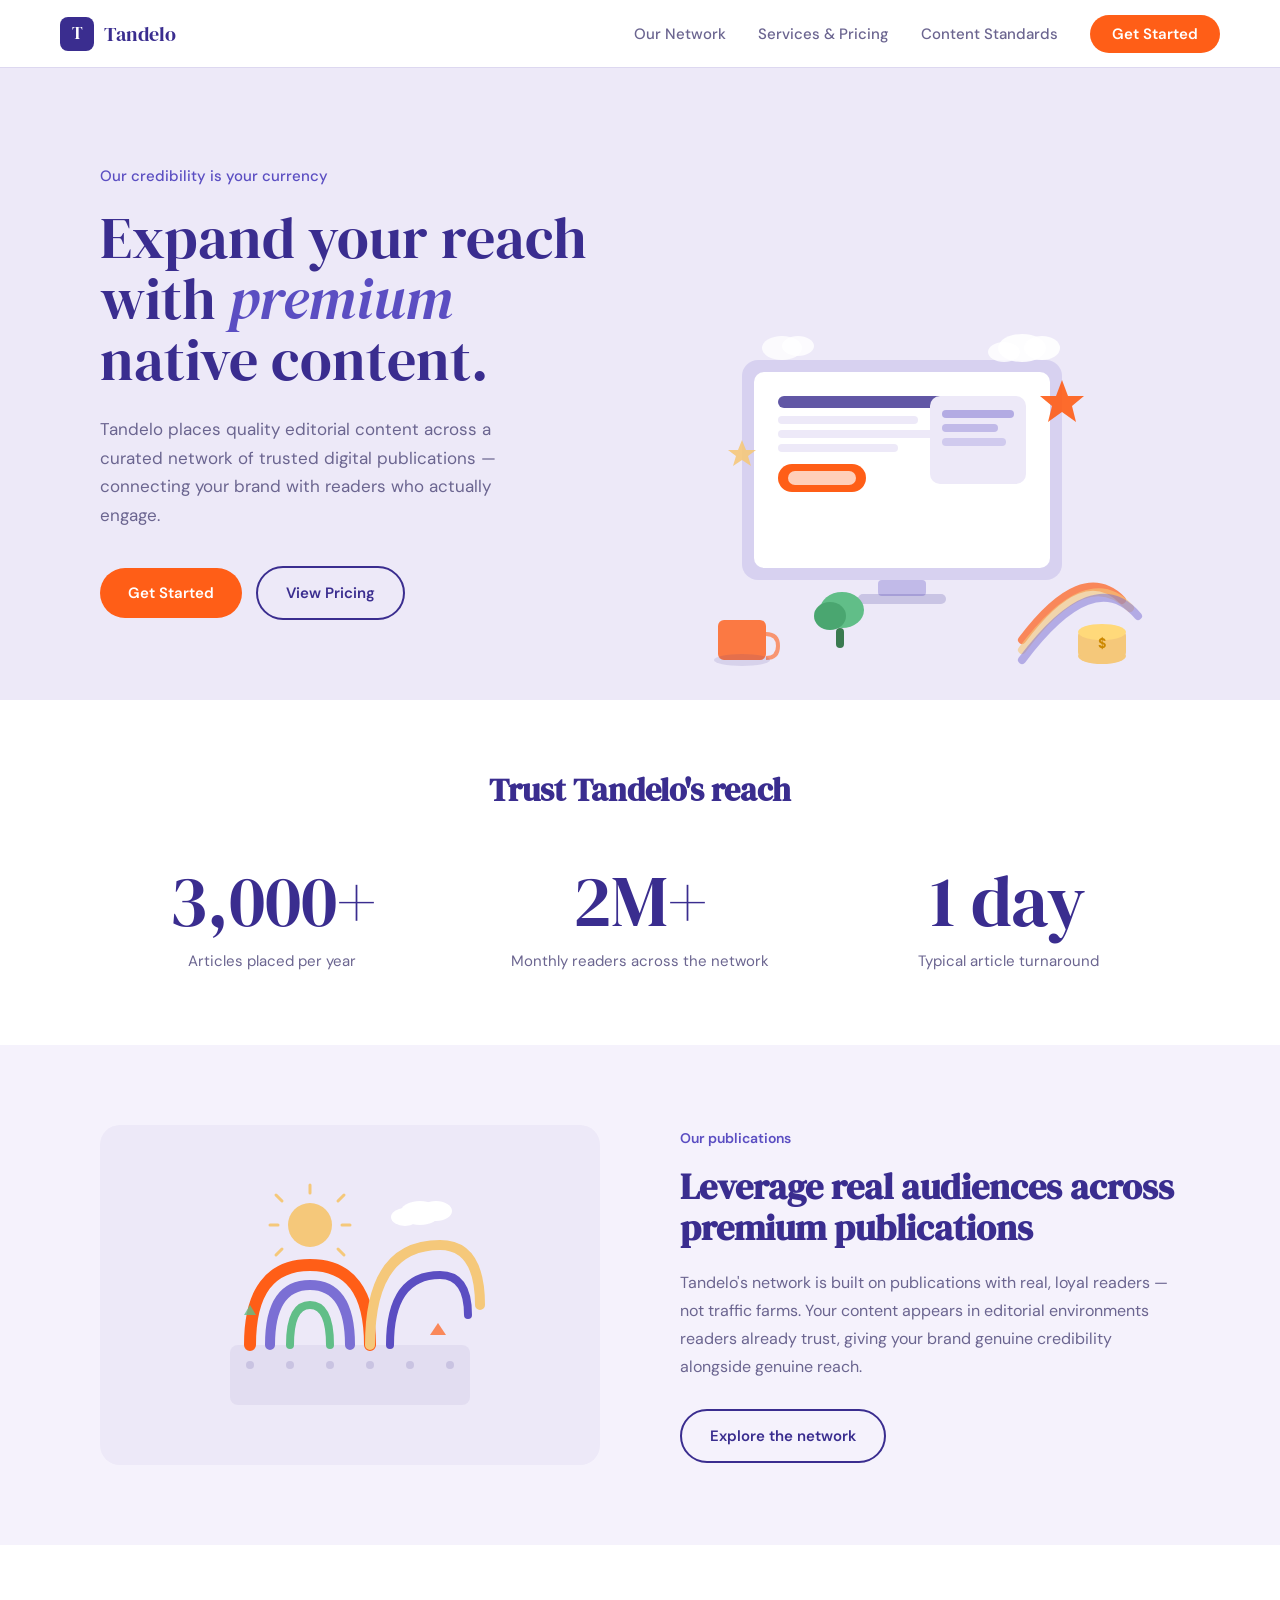
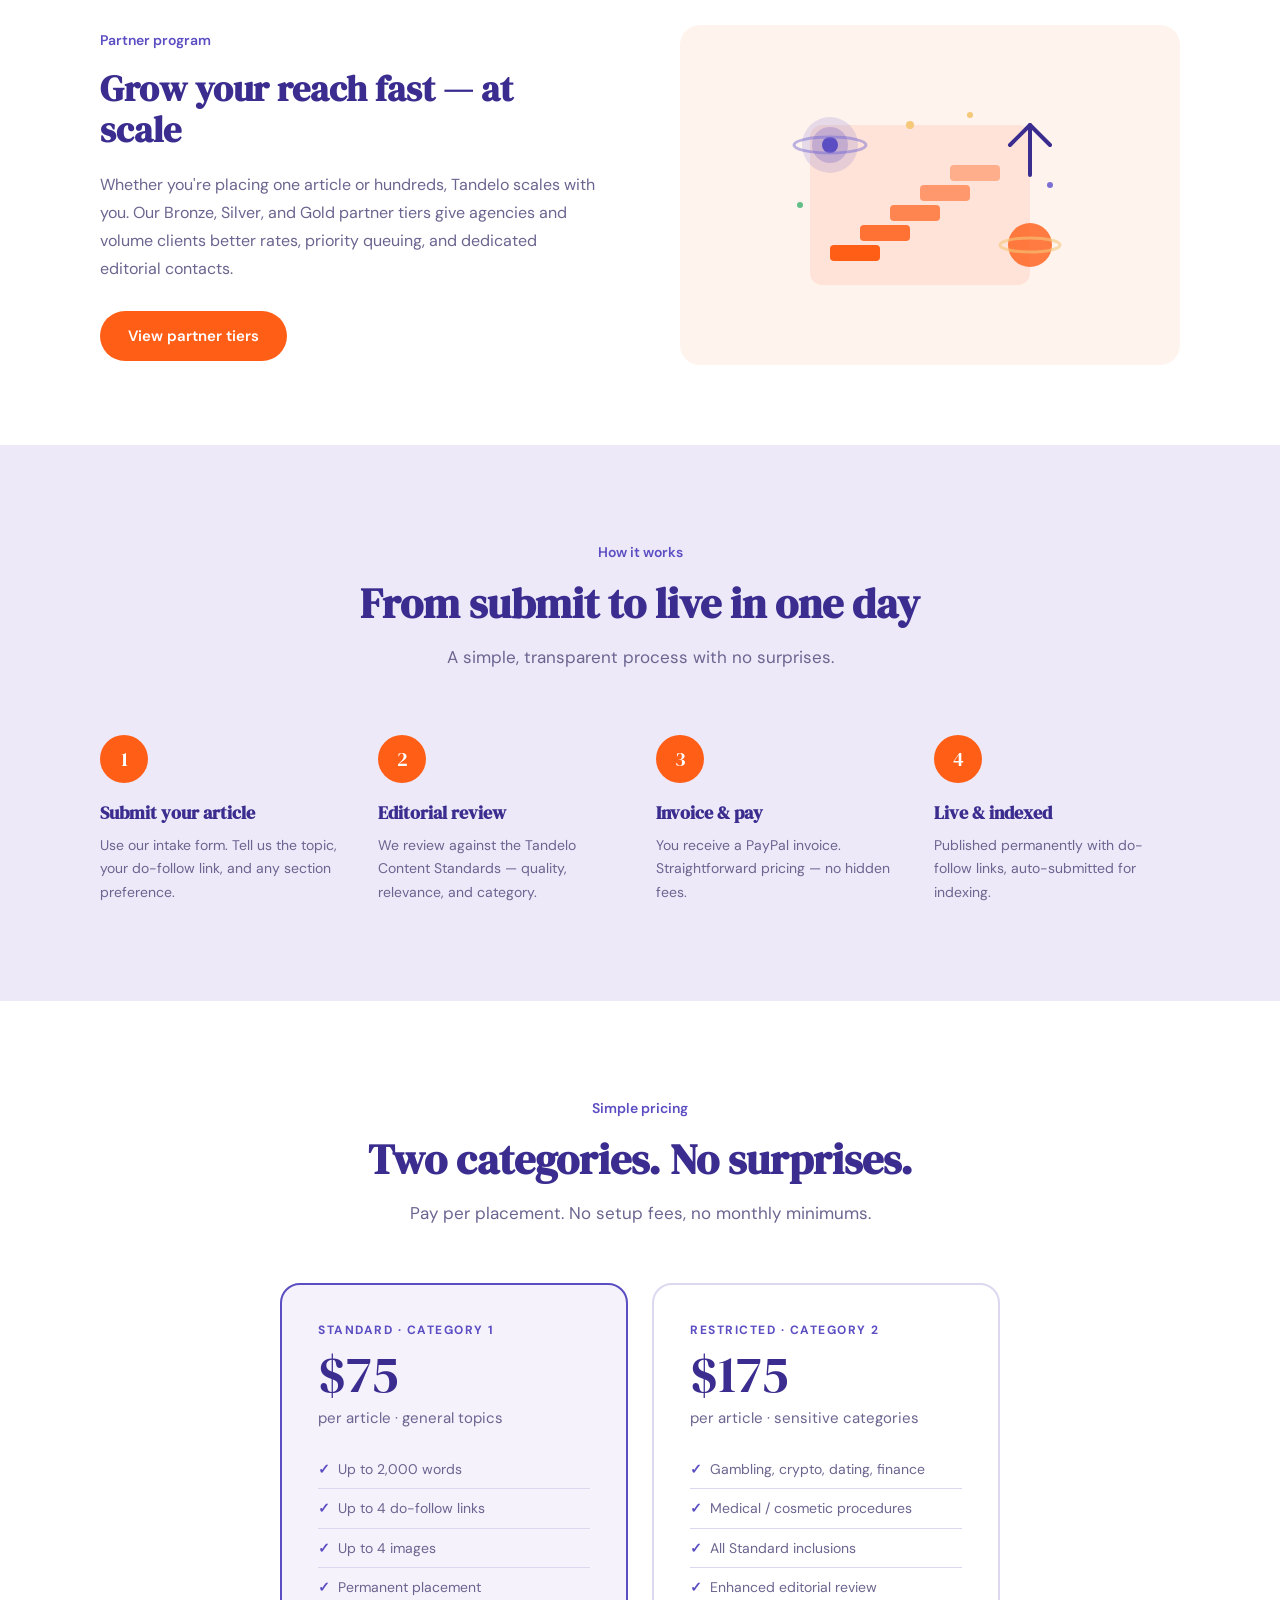
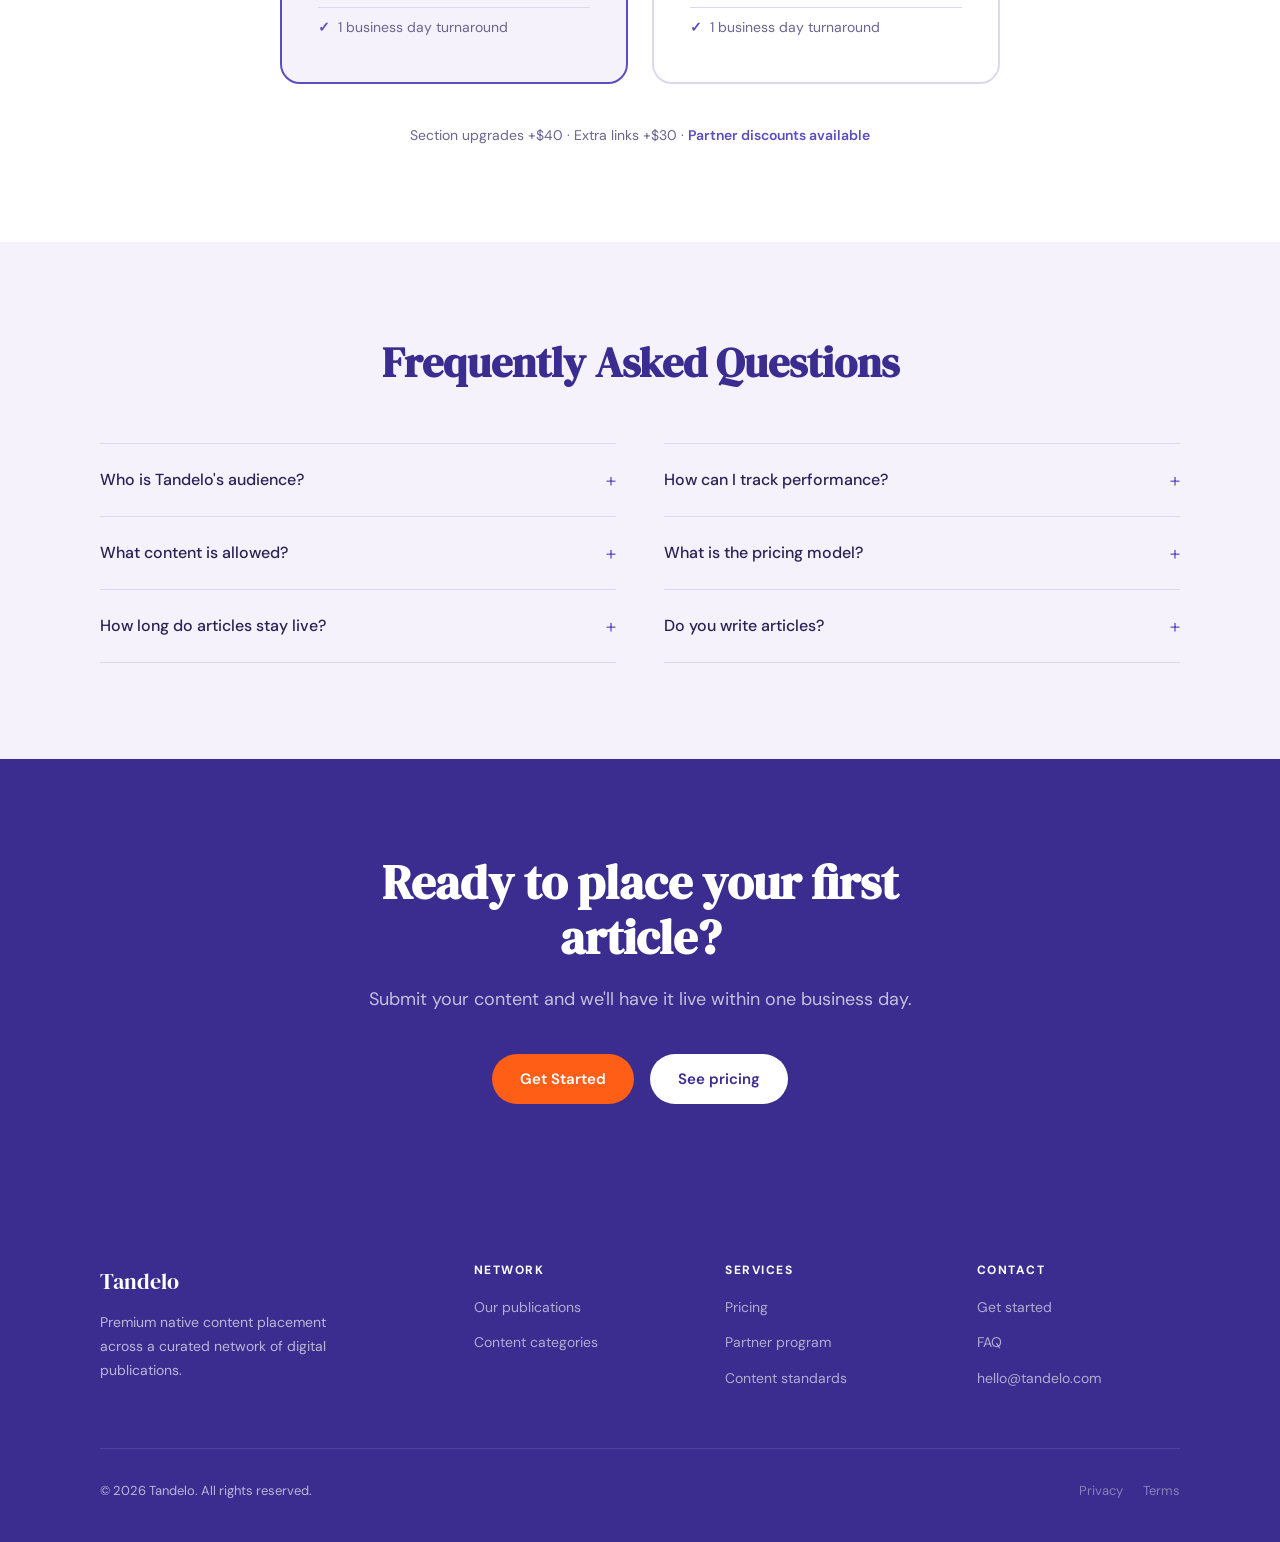
<file: index.html>
<!DOCTYPE html>
<html lang="en">
<head>
  <meta charset="UTF-8">
  <meta name="viewport" content="width=device-width, initial-scale=1.0">
  <title>Tandelo — Premium Native Content Placement</title>
  <meta name="description" content="Tandelo places quality editorial content across a network of premium digital publications. Reach real, engaged readers.">
  <link rel="stylesheet" href="shared.css">
  <style>

  /* ── HERO ── */
  .hero {
    background: var(--purple-pale);
    padding: 96px 60px 0;
    overflow: hidden;
  }
  .hero-inner {
    max-width: 1080px; margin: 0 auto;
    display: grid; grid-template-columns: 1fr 1fr;
    gap: 48px; align-items: flex-end;
  }
  .hero-content { padding-bottom: 80px; }
  .hero-eyebrow { font-size: 15px; color: var(--purple-mid); margin-bottom: 20px; font-weight: 500; }
  .hero-headline {
    font-size: 58px; font-weight: 400;
    color: var(--purple-deep); line-height: 1.05;
    margin-bottom: 24px;
  }
  .hero-headline em { font-style: italic; color: var(--purple-mid); }
  .hero-sub {
    font-size: 17px; color: var(--text-muted);
    line-height: 1.7; max-width: 440px; margin-bottom: 36px;
  }
  .hero-actions { display: flex; gap: 14px; align-items: center; flex-wrap: wrap; }
  .hero-visual {
    display: flex; align-items: flex-end; justify-content: center;
    position: relative;
  }

  /* HERO SVG illustration */
  .hero-illo { width: 100%; max-width: 480px; }

  /* ── STATS ── */
  .stats-section { background: var(--white); padding: 72px 60px; }
  .stats-inner { max-width: 1080px; margin: 0 auto; text-align: center; }
  .stats-title { font-size: 32px; color: var(--purple-deep); margin-bottom: 56px; }
  .stats-row {
    display: grid; grid-template-columns: repeat(3, 1fr); gap: 24px;
  }
  .stat-num {
    font-family: 'DM Serif Display', serif;
    font-size: 72px; color: var(--purple-deep); line-height: 1;
    margin-bottom: 12px;
  }
  .stat-label { font-size: 15px; color: var(--text-muted); }

  /* ── FEATURE ROWS ── */
  .feature-section { padding: 80px 60px; }
  .feature-section.lavender { background: var(--purple-paler); }
  .feature-section.white { background: var(--white); }

  .feature-inner {
    max-width: 1080px; margin: 0 auto;
    display: grid; grid-template-columns: 1fr 1fr;
    gap: 80px; align-items: center;
  }
  .feature-inner.reverse { direction: rtl; }
  .feature-inner.reverse > * { direction: ltr; }

  .feature-illo {
    background: var(--purple-pale);
    border-radius: var(--radius-lg);
    display: flex; align-items: center; justify-content: center;
    padding: 40px; min-height: 300px;
  }
  .feature-illo svg { width: 100%; max-width: 320px; height: auto; }

  .feature-text {}
  .feature-title { font-size: 36px; margin-bottom: 20px; }
  .feature-desc { font-size: 16px; color: var(--text-muted); line-height: 1.75; margin-bottom: 28px; }

  /* ── HOW IT WORKS ── */
  .how-section { background: var(--purple-pale); padding: 96px 60px; text-align: center; }
  .how-inner { max-width: 1080px; margin: 0 auto; }
  .how-title { font-size: 42px; margin-bottom: 16px; }
  .how-sub { font-size: 17px; color: var(--text-muted); margin-bottom: 64px; }
  .how-steps {
    display: grid; grid-template-columns: repeat(4, 1fr); gap: 32px;
    text-align: left;
  }
  .how-step {}
  .step-num {
    width: 48px; height: 48px;
    background: var(--orange); border-radius: 50%;
    display: flex; align-items: center; justify-content: center;
    font-family: 'DM Serif Display', serif;
    font-size: 20px; color: var(--white); margin-bottom: 20px;
  }
  .step-title { font-size: 18px; color: var(--purple-deep); margin-bottom: 10px; }
  .step-desc { font-size: 14px; color: var(--text-muted); line-height: 1.7; }

  /* ── PRICING TEASER ── */
  .pricing-section { background: var(--white); padding: 96px 60px; }
  .pricing-inner { max-width: 1080px; margin: 0 auto; text-align: center; }
  .pricing-title { font-size: 42px; margin-bottom: 16px; }
  .pricing-sub { font-size: 17px; color: var(--text-muted); margin-bottom: 56px; }
  .pricing-cards {
    display: grid; grid-template-columns: repeat(2, 1fr); gap: 24px;
    max-width: 720px; margin: 0 auto 40px;
    text-align: left;
  }
  .p-card {
    border: 2px solid var(--border); border-radius: var(--radius-lg); padding: 36px;
    transition: border-color 0.2s, box-shadow 0.2s;
  }
  .p-card:hover { border-color: var(--purple-mid); box-shadow: 0 8px 32px rgba(90,78,194,0.1); }
  .p-card.featured { border-color: var(--purple-mid); background: var(--purple-paler); }
  .p-type {
    font-size: 12px; font-weight: 700; text-transform: uppercase;
    letter-spacing: 1.5px; color: var(--purple-mid); margin-bottom: 8px;
  }
  .p-price { font-family: 'DM Serif Display', serif; font-size: 52px; color: var(--purple-deep); line-height: 1; }
  .p-unit { font-size: 15px; color: var(--text-muted); margin: 6px 0 20px; }
  .p-features { list-style: none; }
  .p-features li {
    font-size: 14px; color: var(--text-muted); padding: 8px 0;
    border-bottom: 1px solid var(--border); display: flex; gap: 8px;
  }
  .p-features li:last-child { border-bottom: none; }
  .p-features li::before { content: '✓'; color: var(--purple-mid); font-weight: 700; }

  /* ── FAQ ── */
  .faq-section { background: var(--purple-paler); padding: 96px 60px; }
  .faq-inner { max-width: 1080px; margin: 0 auto; }
  .faq-title { font-size: 42px; text-align: center; margin-bottom: 56px; }
  .faq-grid { display: grid; grid-template-columns: 1fr 1fr; gap: 0 48px; }
  .faq-col {}
  .faq-item {
    border-top: 1px solid var(--border);
    padding: 0;
  }
  .faq-item:last-child { border-bottom: 1px solid var(--border); }
  .faq-q {
    display: flex; justify-content: space-between; align-items: center;
    padding: 20px 0; cursor: pointer;
    font-size: 16px; font-weight: 500; color: var(--text);
    list-style: none; transition: color 0.2s;
    user-select: none;
  }
  .faq-q:hover { color: var(--purple-deep); }
  .faq-q .faq-icon { color: var(--purple-mid); font-size: 20px; font-weight: 300; transition: transform 0.2s; flex-shrink: 0; margin-left: 12px; }
  details[open] .faq-icon { transform: rotate(45deg); }
  .faq-a {
    font-size: 14px; color: var(--text-muted); line-height: 1.75;
    padding-bottom: 20px; padding-right: 32px;
  }

  /* ── CTA ── */
  .cta-section { background: var(--purple-deep); padding: 96px 60px; text-align: center; }
  .cta-inner { max-width: 600px; margin: 0 auto; }
  .cta-title { font-size: 48px; color: var(--white); margin-bottom: 20px; }
  .cta-sub { font-size: 18px; color: rgba(255,255,255,0.7); margin-bottom: 40px; line-height: 1.6; }
  .cta-actions { display: flex; gap: 16px; justify-content: center; flex-wrap: wrap; }

  @media (max-width: 860px) {
    .hero { padding: 60px 24px 0; }
    .hero-inner { grid-template-columns: 1fr; }
    .hero-visual { display: none; }
    .hero-headline { font-size: 38px; }
    .stats-row { grid-template-columns: 1fr; }
    .feature-inner, .feature-inner.reverse { grid-template-columns: 1fr; direction: ltr; }
    .feature-illo { min-height: 200px; }
    .how-steps { grid-template-columns: 1fr 1fr; }
    .pricing-cards { grid-template-columns: 1fr; max-width: 100%; }
    .faq-grid { grid-template-columns: 1fr; }
    .how-section, .faq-section, .cta-section, .stats-section { padding: 60px 24px; }
    .pricing-section, .feature-section { padding: 60px 24px; }
  }
  </style>
</head>
<body>

<nav>
  <a href="index.html" class="nav-logo">
    <div class="nav-logo-mark">T</div>
    <span class="nav-logo-text">Tandelo</span>
  </a>
  <ul class="nav-links">
    <li><a href="network.html">Our Network</a></li>
    <li><a href="services.html">Services & Pricing</a></li>
    <li><a href="standards.html">Content Standards</a></li>
    <li><a href="contact.html" class="nav-cta">Get Started</a></li>
  </ul>
</nav>

<!-- HERO -->
<section class="hero">
  <div class="hero-inner">
    <div class="hero-content">
      <div class="hero-eyebrow">Our credibility is your currency</div>
      <h1 class="hero-headline">Expand your reach<br>with <em>premium</em><br>native content.</h1>
      <p class="hero-sub">Tandelo places quality editorial content across a curated network of trusted digital publications — connecting your brand with readers who actually engage.</p>
      <div class="hero-actions">
        <a href="contact.html" class="btn btn-orange">Get Started</a>
        <a href="services.html" class="btn btn-outline-purple">View Pricing</a>
      </div>
    </div>
    <div class="hero-visual">
      <!-- Hero illustration: colorful isometric content/reach scene -->
      <svg class="hero-illo" viewBox="0 0 480 400" fill="none" xmlns="http://www.w3.org/2000/svg">
        <!-- Screen/monitor base -->
        <rect x="60" y="60" width="320" height="220" rx="16" fill="#5b4ec2" opacity="0.15"/>
        <rect x="72" y="72" width="296" height="196" rx="10" fill="white"/>
        <!-- Screen content lines -->
        <rect x="96" y="96" width="180" height="12" rx="6" fill="#3a2d8f" opacity="0.8"/>
        <rect x="96" y="116" width="140" height="8" rx="4" fill="#ede9f8"/>
        <rect x="96" y="130" width="160" height="8" rx="4" fill="#ede9f8"/>
        <rect x="96" y="144" width="120" height="8" rx="4" fill="#ede9f8"/>
        <!-- Orange CTA on screen -->
        <rect x="96" y="164" width="88" height="28" rx="14" fill="#ff5e17"/>
        <rect x="106" y="171" width="68" height="14" rx="7" fill="white" opacity="0.7"/>
        <!-- Right content block on screen -->
        <rect x="248" y="96" width="96" height="88" rx="10" fill="#ede9f8"/>
        <rect x="260" y="110" width="72" height="8" rx="4" fill="#5b4ec2" opacity="0.4"/>
        <rect x="260" y="124" width="56" height="8" rx="4" fill="#5b4ec2" opacity="0.3"/>
        <rect x="260" y="138" width="64" height="8" rx="4" fill="#5b4ec2" opacity="0.2"/>
        <!-- Stand -->
        <rect x="196" y="280" width="48" height="16" rx="4" fill="#5b4ec2" opacity="0.3"/>
        <rect x="176" y="294" width="88" height="10" rx="5" fill="#3a2d8f" opacity="0.2"/>
        <!-- Floating elements -->
        <!-- Star 1 -->
        <polygon points="380,80 386,96 402,96 390,106 394,122 380,112 366,122 370,106 358,96 374,96" fill="#ff5e17" opacity="0.9"/>
        <!-- Star 2 small -->
        <polygon points="60,140 64,150 74,150 66,156 69,166 60,160 51,166 54,156 46,150 56,150" fill="#f5c87a" opacity="0.9"/>
        <!-- Cloud 1 -->
        <ellipse cx="340" cy="48" rx="24" ry="14" fill="white" opacity="0.9"/>
        <ellipse cx="360" cy="48" rx="18" ry="12" fill="white" opacity="0.9"/>
        <ellipse cx="322" cy="52" rx="16" ry="10" fill="white" opacity="0.8"/>
        <!-- Cloud 2 -->
        <ellipse cx="100" cy="48" rx="20" ry="12" fill="white" opacity="0.8"/>
        <ellipse cx="116" cy="46" rx="16" ry="10" fill="white" opacity="0.8"/>
        <!-- Rainbow arc -->
        <path d="M 340 340 Q 400 260 440 300" stroke="#ff5e17" stroke-width="8" fill="none" stroke-linecap="round" opacity="0.7"/>
        <path d="M 340 350 Q 406 262 448 308" stroke="#f5c87a" stroke-width="8" fill="none" stroke-linecap="round" opacity="0.6"/>
        <path d="M 340 360 Q 412 264 456 316" stroke="#7b6fd4" stroke-width="8" fill="none" stroke-linecap="round" opacity="0.5"/>
        <!-- Coffee cup -->
        <rect x="36" y="320" width="48" height="40" rx="6" fill="#ff5e17" opacity="0.8"/>
        <path d="M 84 334 Q 96 334 96 346 Q 96 358 84 358" stroke="#ff5e17" stroke-width="4" fill="none" opacity="0.6"/>
        <ellipse cx="60" cy="360" rx="28" ry="6" fill="#3a2d8f" opacity="0.12"/>
        <!-- Coin stack -->
        <ellipse cx="420" cy="356" rx="24" ry="8" fill="#f5c87a"/>
        <rect x="396" y="332" width="48" height="24" rx="4" fill="#f5c87a"/>
        <ellipse cx="420" cy="332" rx="24" ry="8" fill="#ffd97a"/>
        <text x="420" y="348" text-anchor="middle" font-size="14" fill="#cc8800" font-weight="bold">$</text>
        <!-- Trees/plants -->
        <ellipse cx="160" cy="310" rx="22" ry="18" fill="#61be88"/>
        <ellipse cx="148" cy="316" rx="16" ry="14" fill="#4aa670"/>
        <rect x="154" y="328" width="8" height="20" rx="4" fill="#3a7a50"/>
      </svg>
    </div>
  </div>
</section>

<!-- STATS -->
<section class="stats-section">
  <div class="stats-inner">
    <h2 class="stats-title">Trust Tandelo's reach</h2>
    <div class="stats-row">
      <div>
        <div class="stat-num">3,000+</div>
        <div class="stat-label">Articles placed per year</div>
      </div>
      <div>
        <div class="stat-num">2M+</div>
        <div class="stat-label">Monthly readers across the network</div>
      </div>
      <div>
        <div class="stat-num">1 day</div>
        <div class="stat-label">Typical article turnaround</div>
      </div>
    </div>
  </div>
</section>

<!-- FEATURE 1 -->
<section class="feature-section lavender">
  <div class="feature-inner">
    <div class="feature-illo">
      <svg viewBox="0 0 320 260" fill="none" xmlns="http://www.w3.org/2000/svg">
        <!-- Abstract audience/data illustration: colorful arch maze -->
        <rect x="40" y="180" width="240" height="60" rx="8" fill="#3a2d8f" opacity="0.06"/>
        <!-- Arches -->
        <path d="M 60 180 Q 60 100 120 100 Q 180 100 180 180" stroke="#ff5e17" stroke-width="12" fill="none" stroke-linecap="round"/>
        <path d="M 80 180 Q 80 120 120 120 Q 160 120 160 180" stroke="#7b6fd4" stroke-width="10" fill="none" stroke-linecap="round"/>
        <path d="M 100 180 Q 100 140 120 140 Q 140 140 140 180" stroke="#61be88" stroke-width="8" fill="none" stroke-linecap="round"/>
        <!-- Second set of arches -->
        <path d="M 180 180 Q 180 80 250 80 Q 290 80 290 140" stroke="#f5c87a" stroke-width="10" fill="none" stroke-linecap="round"/>
        <path d="M 200 180 Q 200 110 250 110 Q 278 110 278 150" stroke="#5b4ec2" stroke-width="8" fill="none" stroke-linecap="round"/>
        <!-- Sun -->
        <circle cx="120" cy="60" r="22" fill="#f5c87a"/>
        <line x1="120" y1="28" x2="120" y2="20" stroke="#f5c87a" stroke-width="3" stroke-linecap="round"/>
        <line x1="148" y1="36" x2="154" y2="30" stroke="#f5c87a" stroke-width="3" stroke-linecap="round"/>
        <line x1="152" y1="60" x2="160" y2="60" stroke="#f5c87a" stroke-width="3" stroke-linecap="round"/>
        <line x1="148" y1="84" x2="154" y2="90" stroke="#f5c87a" stroke-width="3" stroke-linecap="round"/>
        <line x1="92" y1="84" x2="86" y2="90" stroke="#f5c87a" stroke-width="3" stroke-linecap="round"/>
        <line x1="88" y1="60" x2="80" y2="60" stroke="#f5c87a" stroke-width="3" stroke-linecap="round"/>
        <line x1="92" y1="36" x2="86" y2="30" stroke="#f5c87a" stroke-width="3" stroke-linecap="round"/>
        <!-- Clouds -->
        <ellipse cx="230" cy="48" rx="20" ry="12" fill="white"/>
        <ellipse cx="246" cy="46" rx="16" ry="10" fill="white"/>
        <ellipse cx="215" cy="52" rx="14" ry="9" fill="white"/>
        <!-- Small gems -->
        <polygon points="248,158 256,170 240,170" fill="#ff5e17" opacity="0.7"/>
        <polygon points="60,140 66,150 54,150" fill="#61be88" opacity="0.8"/>
        <!-- Ground texture dots -->
        <circle cx="60" cy="200" r="4" fill="#3a2d8f" opacity="0.15"/>
        <circle cx="100" cy="200" r="4" fill="#3a2d8f" opacity="0.15"/>
        <circle cx="140" cy="200" r="4" fill="#3a2d8f" opacity="0.15"/>
        <circle cx="180" cy="200" r="4" fill="#3a2d8f" opacity="0.15"/>
        <circle cx="220" cy="200" r="4" fill="#3a2d8f" opacity="0.15"/>
        <circle cx="260" cy="200" r="4" fill="#3a2d8f" opacity="0.15"/>
      </svg>
    </div>
    <div class="feature-text">
      <div class="eyebrow">Our publications</div>
      <h2 class="feature-title">Leverage real audiences across premium publications</h2>
      <p class="feature-desc">Tandelo's network is built on publications with real, loyal readers — not traffic farms. Your content appears in editorial environments readers already trust, giving your brand genuine credibility alongside genuine reach.</p>
      <a href="network.html" class="btn btn-outline-purple">Explore the network</a>
    </div>
  </div>
</section>

<!-- FEATURE 2 -->
<section class="feature-section white">
  <div class="feature-inner reverse">
    <div class="feature-illo" style="background: #fff3ee;">
      <svg viewBox="0 0 320 260" fill="none" xmlns="http://www.w3.org/2000/svg">
        <!-- Escalator/growth illustration -->
        <!-- Escalator body -->
        <rect x="40" y="60" width="220" height="160" rx="12" fill="#ff5e17" opacity="0.1"/>
        <!-- Steps -->
        <rect x="60" y="180" width="50" height="16" rx="4" fill="#ff5e17"/>
        <rect x="90" y="160" width="50" height="16" rx="4" fill="#ff5e17" opacity="0.85"/>
        <rect x="120" y="140" width="50" height="16" rx="4" fill="#ff5e17" opacity="0.7"/>
        <rect x="150" y="120" width="50" height="16" rx="4" fill="#ff5e17" opacity="0.55"/>
        <rect x="180" y="100" width="50" height="16" rx="4" fill="#ff5e17" opacity="0.4"/>
        <!-- Arrow up -->
        <path d="M 240 80 L 260 60 L 280 80" stroke="#3a2d8f" stroke-width="4" stroke-linecap="round" stroke-linejoin="round" fill="none"/>
        <line x1="260" y1="60" x2="260" y2="110" stroke="#3a2d8f" stroke-width="4" stroke-linecap="round"/>
        <!-- Planets/circles floating -->
        <circle cx="60" cy="80" r="28" fill="#5b4ec2" opacity="0.15"/>
        <circle cx="60" cy="80" r="18" fill="#5b4ec2" opacity="0.25"/>
        <circle cx="60" cy="80" r="8" fill="#5b4ec2"/>
        <!-- Saturn ring -->
        <ellipse cx="60" cy="80" rx="36" ry="8" stroke="#7b6fd4" stroke-width="3" fill="none" opacity="0.5"/>
        <!-- Small planet -->
        <circle cx="260" cy="180" r="22" fill="#ff5e17" opacity="0.8"/>
        <ellipse cx="260" cy="180" rx="30" ry="7" stroke="#f5c87a" stroke-width="3" fill="none" opacity="0.6"/>
        <!-- Stars -->
        <circle cx="140" cy="60" r="4" fill="#f5c87a"/>
        <circle cx="200" cy="50" r="3" fill="#f5c87a"/>
        <circle cx="280" cy="120" r="3" fill="#7b6fd4"/>
        <circle cx="30" cy="140" r="3" fill="#61be88"/>
      </svg>
    </div>
    <div class="feature-text">
      <div class="eyebrow">Partner program</div>
      <h2 class="feature-title">Grow your reach fast — at scale</h2>
      <p class="feature-desc">Whether you're placing one article or hundreds, Tandelo scales with you. Our Bronze, Silver, and Gold partner tiers give agencies and volume clients better rates, priority queuing, and dedicated editorial contacts.</p>
      <a href="services.html#partners" class="btn btn-orange">View partner tiers</a>
    </div>
  </div>
</section>

<!-- HOW IT WORKS -->
<section class="how-section">
  <div class="how-inner">
    <div class="eyebrow" style="text-align:center">How it works</div>
    <h2 class="how-title">From submit to live in one day</h2>
    <p class="how-sub">A simple, transparent process with no surprises.</p>
    <div class="how-steps">
      <div class="how-step">
        <div class="step-num">1</div>
        <h3 class="step-title">Submit your article</h3>
        <p class="step-desc">Use our intake form. Tell us the topic, your do-follow link, and any section preference.</p>
      </div>
      <div class="how-step">
        <div class="step-num">2</div>
        <h3 class="step-title">Editorial review</h3>
        <p class="step-desc">We review against the Tandelo Content Standards — quality, relevance, and category.</p>
      </div>
      <div class="how-step">
        <div class="step-num">3</div>
        <h3 class="step-title">Invoice & pay</h3>
        <p class="step-desc">You receive a PayPal invoice. Straightforward pricing — no hidden fees.</p>
      </div>
      <div class="how-step">
        <div class="step-num">4</div>
        <h3 class="step-title">Live & indexed</h3>
        <p class="step-desc">Published permanently with do-follow links, auto-submitted for indexing.</p>
      </div>
    </div>
  </div>
</section>

<!-- PRICING -->
<section class="pricing-section">
  <div class="pricing-inner">
    <div class="eyebrow">Simple pricing</div>
    <h2 class="pricing-title">Two categories. No surprises.</h2>
    <p class="pricing-sub">Pay per placement. No setup fees, no monthly minimums.</p>
    <div class="pricing-cards">
      <div class="p-card featured">
        <div class="p-type">Standard · Category 1</div>
        <div class="p-price">$75</div>
        <div class="p-unit">per article · general topics</div>
        <ul class="p-features">
          <li>Up to 2,000 words</li>
          <li>Up to 4 do-follow links</li>
          <li>Up to 4 images</li>
          <li>Permanent placement</li>
          <li>1 business day turnaround</li>
        </ul>
      </div>
      <div class="p-card">
        <div class="p-type">Restricted · Category 2</div>
        <div class="p-price">$175</div>
        <div class="p-unit">per article · sensitive categories</div>
        <ul class="p-features">
          <li>Gambling, crypto, dating, finance</li>
          <li>Medical / cosmetic procedures</li>
          <li>All Standard inclusions</li>
          <li>Enhanced editorial review</li>
          <li>1 business day turnaround</li>
        </ul>
      </div>
    </div>
    <p style="font-size:14px; color:var(--text-muted);">Section upgrades +$40 · Extra links +$30 · <a href="services.html#partners" style="color:var(--purple-mid); text-decoration:none; font-weight:600;">Partner discounts available</a></p>
  </div>
</section>

<!-- FAQ -->
<section class="faq-section">
  <div class="faq-inner">
    <h2 class="faq-title">Frequently Asked Questions</h2>
    <div class="faq-grid">
      <div class="faq-col">
        <details class="faq-item">
          <summary class="faq-q">Who is Tandelo's audience? <span class="faq-icon">+</span></summary>
          <p class="faq-a">Tandelo's flagship publication, inkl, reaches over 2 million engaged readers globally — premium digital news subscribers who actively seek quality journalism. As the network grows, new publications add targeted audiences across different verticals and geographies.</p>
        </details>
        <details class="faq-item">
          <summary class="faq-q">What content is allowed? <span class="faq-icon">+</span></summary>
          <p class="faq-a">We accept original, well-written content on a wide range of topics. Some sensitive categories (gambling, crypto, legal, medical) are allowed at a higher rate with enhanced review. We don't accept content promoting harmful products, pure AI output without human editing, or content exploiting fear or tragedy. <a href="standards.html" style="color:var(--purple-mid);">Read the full standards.</a></p>
        </details>
        <details class="faq-item">
          <summary class="faq-q">How long do articles stay live? <span class="faq-icon">+</span></summary>
          <p class="faq-a">Permanently. Once published and paid for, articles remain live with no expiry. They're auto-submitted for indexing at the point of publication.</p>
        </details>
      </div>
      <div class="faq-col">
        <details class="faq-item">
          <summary class="faq-q">How can I track performance? <span class="faq-icon">+</span></summary>
          <p class="faq-a">Articles are published as indexed, do-follow content — you can track them with any standard SEO tool. Partner program clients receive performance summaries and dedicated contacts for reporting queries.</p>
        </details>
        <details class="faq-item">
          <summary class="faq-q">What is the pricing model? <span class="faq-icon">+</span></summary>
          <p class="faq-a">$75 per article for standard topics, $175 for restricted categories. Optional add-ons: section upgrade (+$40), extra links (+$30), extra words (+$30). Volume agencies can apply for our partner program with rebates up to 8%.</p>
        </details>
        <details class="faq-item">
          <summary class="faq-q">Do you write articles? <span class="faq-icon">+</span></summary>
          <p class="faq-a">No — we're a placement service, not a content agency. You supply the article; we review and publish it. If you need a writer, we can point you toward freelance options.</p>
        </details>
      </div>
    </div>
  </div>
</section>

<!-- CTA -->
<section class="cta-section">
  <div class="cta-inner">
    <h2 class="cta-title">Ready to place your first article?</h2>
    <p class="cta-sub">Submit your content and we'll have it live within one business day.</p>
    <div class="cta-actions">
      <a href="contact.html" class="btn btn-orange">Get Started</a>
      <a href="services.html" class="btn btn-white">See pricing</a>
    </div>
  </div>
</section>

<footer>
  <div class="footer-inner">
    <div>
      <div class="footer-brand-name">Tandelo</div>
      <p class="footer-brand-desc">Premium native content placement across a curated network of digital publications.</p>
    </div>
    <div class="footer-col">
      <h4>Network</h4>
      <ul>
        <li><a href="network.html">Our publications</a></li>
        <li><a href="network.html#categories">Content categories</a></li>
      </ul>
    </div>
    <div class="footer-col">
      <h4>Services</h4>
      <ul>
        <li><a href="services.html">Pricing</a></li>
        <li><a href="services.html#partners">Partner program</a></li>
        <li><a href="standards.html">Content standards</a></li>
      </ul>
    </div>
    <div class="footer-col">
      <h4>Contact</h4>
      <ul>
        <li><a href="contact.html">Get started</a></li>
        <li><a href="contact.html#faq">FAQ</a></li>
        <li><a href="mailto:hello@tandelo.com">hello@tandelo.com</a></li>
      </ul>
    </div>
  </div>
  <div class="footer-bottom">
    <span>© 2026 Tandelo. All rights reserved.</span>
    <div style="display:flex; gap:20px;">
      <a href="#">Privacy</a>
      <a href="#">Terms</a>
    </div>
  </div>
</footer>

</body>
</html>
</file>
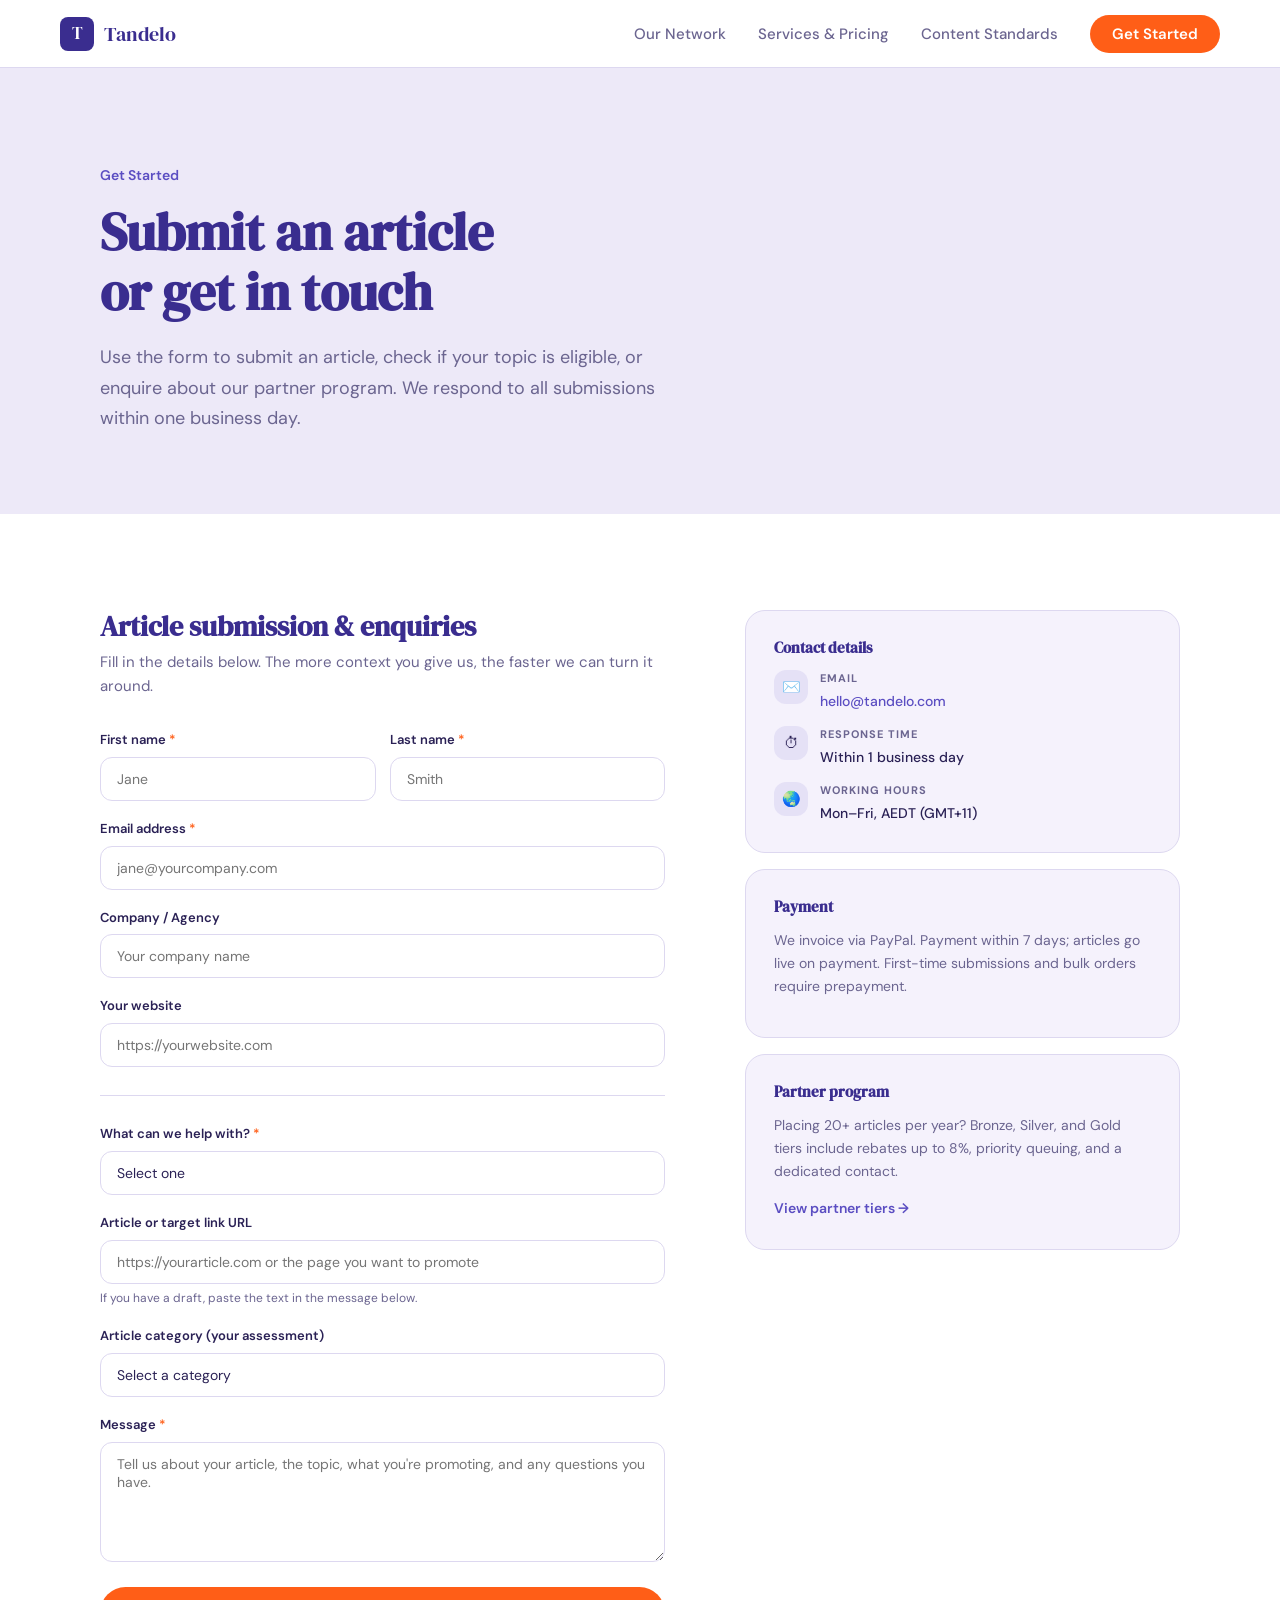
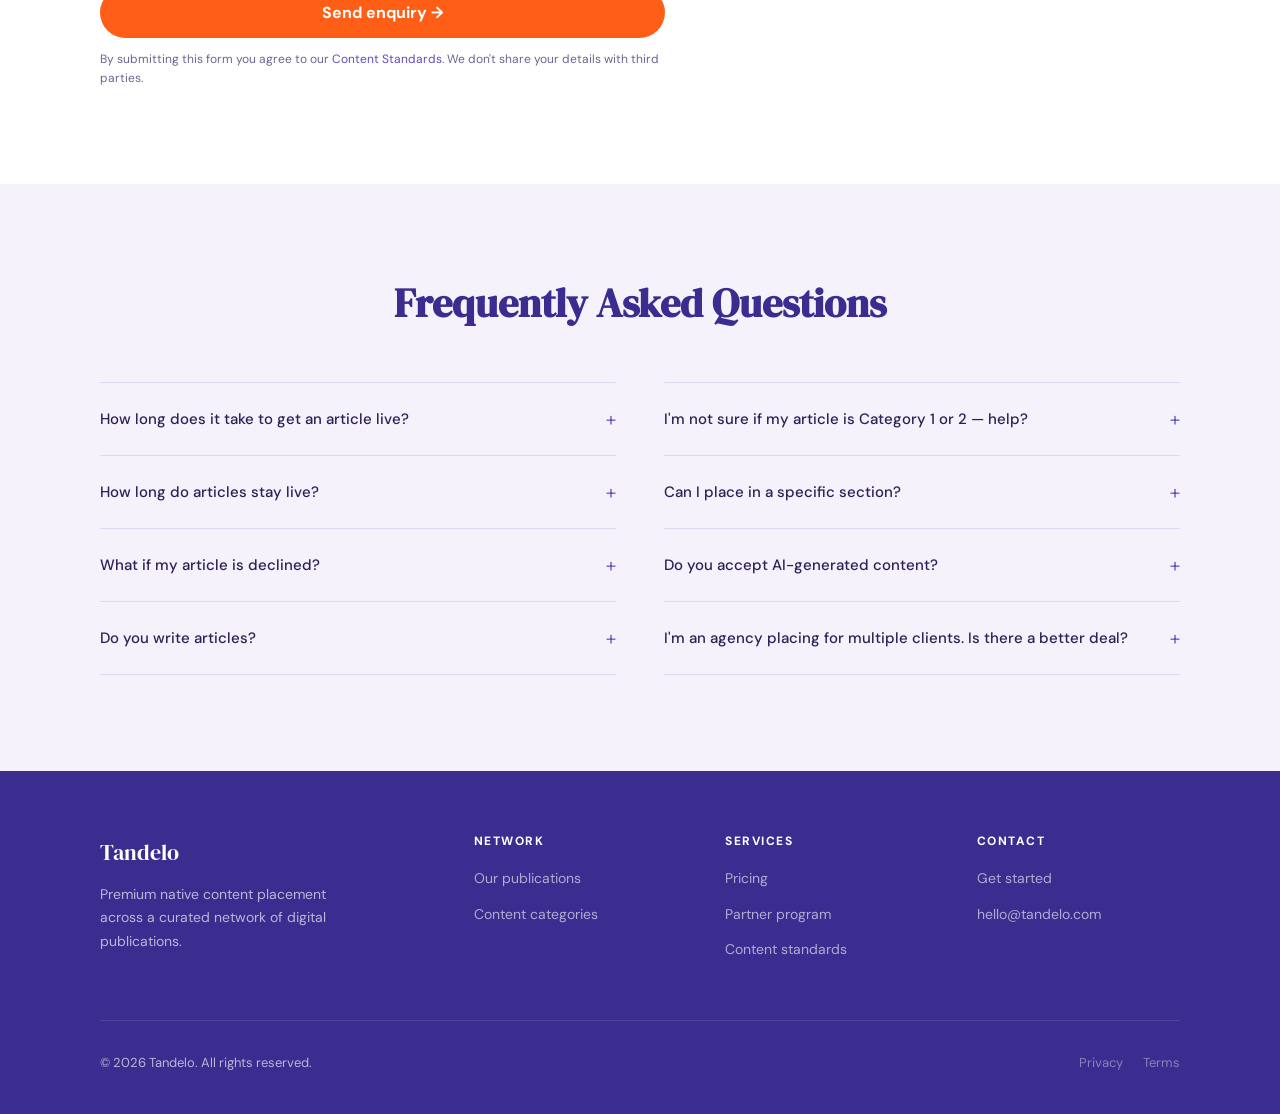
<file: contact.html>
<!DOCTYPE html>
<html lang="en">
<head>
  <meta charset="UTF-8">
  <meta name="viewport" content="width=device-width, initial-scale=1.0">
  <title>Get Started — Tandelo</title>
  <link rel="stylesheet" href="shared.css">
  <style>
  .page-hero { background: var(--purple-pale); padding: 96px 60px 80px; }
  .page-hero-inner { max-width: 1080px; margin: 0 auto; }
  .page-hero h1 { font-size: 52px; margin-bottom: 20px; }
  .page-hero p { font-size: 18px; color: var(--text-muted); max-width: 560px; line-height: 1.7; }

  /* CONTACT */
  .contact-section { background: var(--white); padding: 96px 60px; }
  .contact-inner { max-width: 1080px; margin: 0 auto; display: grid; grid-template-columns: 1.3fr 1fr; gap: 80px; align-items: start; }

  .form-title { font-size: 28px; color: var(--purple-deep); margin-bottom: 8px; }
  .form-sub { font-size: 15px; color: var(--text-muted); margin-bottom: 32px; line-height: 1.6; }
  .form-group { margin-bottom: 18px; }
  .form-row { display: grid; grid-template-columns: 1fr 1fr; gap: 14px; }
  label { display: block; font-size: 13px; font-weight: 600; color: var(--text); margin-bottom: 6px; }
  label span { color: var(--orange); }
  input, select, textarea {
    width: 100%; padding: 12px 16px;
    border: 1.5px solid var(--border); border-radius: var(--radius);
    font-family: 'DM Sans', sans-serif; font-size: 14px; color: var(--text);
    background: var(--white); transition: border-color 0.2s, box-shadow 0.2s;
    outline: none; -webkit-appearance: none;
  }
  input:focus, select:focus, textarea:focus {
    border-color: var(--purple-mid); box-shadow: 0 0 0 3px rgba(91,78,194,0.1);
  }
  textarea { resize: vertical; min-height: 120px; }
  .form-note { font-size: 12px; color: var(--text-muted); margin-top: 5px; }
  .form-divider { height: 1px; background: var(--border); margin: 28px 0; }
  .submit-btn {
    width: 100%; padding: 15px;
    background: var(--orange); color: white; border: none;
    border-radius: var(--radius-pill); font-size: 16px; font-weight: 700;
    cursor: pointer; transition: background 0.2s; font-family: 'DM Sans', sans-serif;
  }
  .submit-btn:hover { background: var(--orange-light); }
  .form-legal { font-size: 12px; color: var(--text-muted); margin-top: 12px; line-height: 1.6; }
  .form-legal a { color: var(--purple-mid); text-decoration: none; }

  .contact-sidebar {}
  .info-card { background: var(--purple-paler); border: 1px solid var(--border); border-radius: var(--radius-lg); padding: 28px; margin-bottom: 16px; }
  .info-card h4 { font-size: 15px; color: var(--purple-deep); margin-bottom: 14px; }
  .info-item { display: flex; gap: 12px; margin-bottom: 14px; align-items: flex-start; }
  .info-item:last-child { margin-bottom: 0; }
  .info-icon { width: 34px; height: 34px; background: rgba(91,78,194,0.1); border-radius: var(--radius); display: flex; align-items: center; justify-content: center; font-size: 15px; flex-shrink: 0; }
  .info-label { font-size: 11px; font-weight: 700; text-transform: uppercase; letter-spacing: 1px; color: var(--text-muted); margin-bottom: 2px; }
  .info-value { font-size: 14px; color: var(--text); font-weight: 500; }
  .info-value a { color: var(--purple-mid); text-decoration: none; }

  /* FAQ */
  .faq-section { background: var(--purple-paler); padding: 96px 60px; }
  .faq-inner { max-width: 1080px; margin: 0 auto; }
  .faq-inner h2 { font-size: 40px; text-align: center; margin-bottom: 56px; }
  .faq-grid { display: grid; grid-template-columns: 1fr 1fr; gap: 0 48px; }
  .faq-item { border-top: 1px solid var(--border); }
  .faq-item:last-child { border-bottom: 1px solid var(--border); }
  .faq-q {
    display: flex; justify-content: space-between; align-items: center;
    padding: 20px 0; cursor: pointer;
    font-size: 15px; font-weight: 500; color: var(--text);
    list-style: none; transition: color 0.2s; user-select: none;
  }
  .faq-q:hover { color: var(--purple-deep); }
  .faq-icon { color: var(--purple-mid); font-size: 20px; font-weight: 300; transition: transform 0.2s; flex-shrink: 0; margin-left: 12px; }
  details[open] .faq-icon { transform: rotate(45deg); }
  .faq-a { font-size: 14px; color: var(--text-muted); line-height: 1.75; padding-bottom: 20px; padding-right: 32px; }
  .faq-a a { color: var(--purple-mid); text-decoration: none; font-weight: 600; }

  @media (max-width: 860px) {
    .page-hero, .contact-section, .faq-section { padding: 60px 24px; }
    .contact-inner { grid-template-columns: 1fr; }
    .form-row { grid-template-columns: 1fr; }
    .faq-grid { grid-template-columns: 1fr; }
  }
  </style>
</head>
<body>

<nav>
  <a href="index.html" class="nav-logo">
    <div class="nav-logo-mark">T</div>
    <span class="nav-logo-text">Tandelo</span>
  </a>
  <ul class="nav-links">
    <li><a href="network.html">Our Network</a></li>
    <li><a href="services.html">Services & Pricing</a></li>
    <li><a href="standards.html">Content Standards</a></li>
    <li><a href="contact.html" class="nav-cta">Get Started</a></li>
  </ul>
</nav>

<section class="page-hero">
  <div class="page-hero-inner">
    <div class="eyebrow">Get Started</div>
    <h1>Submit an article<br>or get in touch</h1>
    <p>Use the form to submit an article, check if your topic is eligible, or enquire about our partner program. We respond to all submissions within one business day.</p>
  </div>
</section>

<!-- CONTACT -->
<section class="contact-section">
  <div class="contact-inner">
    <div>
      <h2 class="form-title">Article submission & enquiries</h2>
      <p class="form-sub">Fill in the details below. The more context you give us, the faster we can turn it around.</p>
      <form action="mailto:hello@tandelo.com" method="post" enctype="text/plain">
        <div class="form-row">
          <div class="form-group">
            <label for="fname">First name <span>*</span></label>
            <input type="text" id="fname" name="first_name" required placeholder="Jane">
          </div>
          <div class="form-group">
            <label for="lname">Last name <span>*</span></label>
            <input type="text" id="lname" name="last_name" required placeholder="Smith">
          </div>
        </div>
        <div class="form-group">
          <label for="email">Email address <span>*</span></label>
          <input type="email" id="email" name="email" required placeholder="jane@yourcompany.com">
        </div>
        <div class="form-group">
          <label for="company">Company / Agency</label>
          <input type="text" id="company" name="company" placeholder="Your company name">
        </div>
        <div class="form-group">
          <label for="website">Your website</label>
          <input type="url" id="website" name="website" placeholder="https://yourwebsite.com">
        </div>
        <div class="form-divider"></div>
        <div class="form-group">
          <label for="enquiry">What can we help with? <span>*</span></label>
          <select id="enquiry" name="enquiry_type" required>
            <option value="" disabled selected>Select one</option>
            <option value="article">I want to submit an article for placement</option>
            <option value="check">I want to check if my topic is eligible</option>
            <option value="partner">I'm interested in the partner program</option>
            <option value="pricing">I have a pricing question</option>
            <option value="other">Something else</option>
          </select>
        </div>
        <div class="form-group">
          <label for="article_url">Article or target link URL</label>
          <input type="url" id="article_url" name="article_url" placeholder="https://yourarticle.com or the page you want to promote">
          <div class="form-note">If you have a draft, paste the text in the message below.</div>
        </div>
        <div class="form-group">
          <label for="category">Article category (your assessment)</label>
          <select id="category" name="category">
            <option value="" disabled selected>Select a category</option>
            <option value="standard">Standard ($75) — general topic</option>
            <option value="restricted">Restricted ($175) — sensitive category</option>
            <option value="unsure">Not sure — please advise</option>
          </select>
        </div>
        <div class="form-group">
          <label for="message">Message <span>*</span></label>
          <textarea id="message" name="message" required placeholder="Tell us about your article, the topic, what you're promoting, and any questions you have."></textarea>
        </div>
        <button type="submit" class="submit-btn">Send enquiry →</button>
        <p class="form-legal">By submitting this form you agree to our <a href="standards.html">Content Standards</a>. We don't share your details with third parties.</p>
      </form>
    </div>

    <div class="contact-sidebar">
      <div class="info-card">
        <h4>Contact details</h4>
        <div class="info-item">
          <div class="info-icon">✉️</div>
          <div><div class="info-label">Email</div><div class="info-value"><a href="mailto:hello@tandelo.com">hello@tandelo.com</a></div></div>
        </div>
        <div class="info-item">
          <div class="info-icon">⏱</div>
          <div><div class="info-label">Response time</div><div class="info-value">Within 1 business day</div></div>
        </div>
        <div class="info-item">
          <div class="info-icon">🌏</div>
          <div><div class="info-label">Working hours</div><div class="info-value">Mon–Fri, AEDT (GMT+11)</div></div>
        </div>
      </div>
      <div class="info-card">
        <h4>Payment</h4>
        <p style="font-size:14px;color:var(--text-muted);line-height:1.65;margin-bottom:10px;">We invoice via PayPal. Payment within 7 days; articles go live on payment. First-time submissions and bulk orders require prepayment.</p>
      </div>
      <div class="info-card">
        <h4>Partner program</h4>
        <p style="font-size:14px;color:var(--text-muted);line-height:1.65;margin-bottom:12px;">Placing 20+ articles per year? Bronze, Silver, and Gold tiers include rebates up to 8%, priority queuing, and a dedicated contact.</p>
        <a href="services.html#partners" style="color:var(--purple-mid);font-size:14px;font-weight:600;text-decoration:none;">View partner tiers →</a>
      </div>
    </div>
  </div>
</section>

<!-- FAQ -->
<section class="faq-section" id="faq">
  <div class="faq-inner">
    <h2>Frequently Asked Questions</h2>
    <div class="faq-grid">
      <div class="faq-col">
        <details class="faq-item">
          <summary class="faq-q">How long does it take to get an article live? <span class="faq-icon">+</span></summary>
          <p class="faq-a">Standard turnaround is one business day from submission, assuming the article meets our content standards. Silver and Gold partner program clients get priority queuing and shorter turnaround.</p>
        </details>
        <details class="faq-item">
          <summary class="faq-q">How long do articles stay live? <span class="faq-icon">+</span></summary>
          <p class="faq-a">Permanently. Once published and paid for, articles remain live with no expiry. They're auto-submitted for indexing at the point of publication.</p>
        </details>
        <details class="faq-item">
          <summary class="faq-q">What if my article is declined? <span class="faq-icon">+</span></summary>
          <p class="faq-a">We'll explain why and suggest revisions where possible. A decline doesn't close the door — it usually means the article needs a different angle, the link needs to change, or the framing needs adjustment. <a href="standards.html">Read our standards</a> before submitting.</p>
        </details>
        <details class="faq-item">
          <summary class="faq-q">Do you write articles? <span class="faq-icon">+</span></summary>
          <p class="faq-a">No. We're a placement service, not a content writing agency. You supply the article; we review and place it.</p>
        </details>
      </div>
      <div class="faq-col">
        <details class="faq-item">
          <summary class="faq-q">I'm not sure if my article is Category 1 or 2 — help? <span class="faq-icon">+</span></summary>
          <p class="faq-a">Use the contact form and tell us your topic and the service you're promoting. We'll confirm the category before you submit. If it changes after full review, we always confirm with you before invoicing.</p>
        </details>
        <details class="faq-item">
          <summary class="faq-q">Can I place in a specific section? <span class="faq-icon">+</span></summary>
          <p class="faq-a">Yes — our Section Upgrade add-on (+$40) places your article in a specific content section (e.g. Business, Technology, Health) for more targeted reach.</p>
        </details>
        <details class="faq-item">
          <summary class="faq-q">Do you accept AI-generated content? <span class="faq-icon">+</span></summary>
          <p class="faq-a">Only if it's been meaningfully human-edited. Pure AI output without editorial revision isn't accepted. Quality articles reflect human judgment, and we can tell the difference.</p>
        </details>
        <details class="faq-item">
          <summary class="faq-q">I'm an agency placing for multiple clients. Is there a better deal? <span class="faq-icon">+</span></summary>
          <p class="faq-a">Yes — our <a href="services.html#partners">partner program</a> is designed for exactly this. Bronze starts at 20 articles/year with a dedicated contact; Gold at 150+ articles/year includes an 8% rebate and a formal MSA.</p>
        </details>
      </div>
    </div>
  </div>
</section>

<footer>
  <div class="footer-inner">
    <div><div class="footer-brand-name">Tandelo</div><p class="footer-brand-desc">Premium native content placement across a curated network of digital publications.</p></div>
    <div class="footer-col"><h4>Network</h4><ul><li><a href="network.html">Our publications</a></li><li><a href="network.html#categories">Content categories</a></li></ul></div>
    <div class="footer-col"><h4>Services</h4><ul><li><a href="services.html">Pricing</a></li><li><a href="services.html#partners">Partner program</a></li><li><a href="standards.html">Content standards</a></li></ul></div>
    <div class="footer-col"><h4>Contact</h4><ul><li><a href="contact.html">Get started</a></li><li><a href="mailto:hello@tandelo.com">hello@tandelo.com</a></li></ul></div>
  </div>
  <div class="footer-bottom"><span>© 2026 Tandelo. All rights reserved.</span><div style="display:flex;gap:20px;"><a href="#">Privacy</a><a href="#">Terms</a></div></div>
</footer>
</body>
</html>
</file>
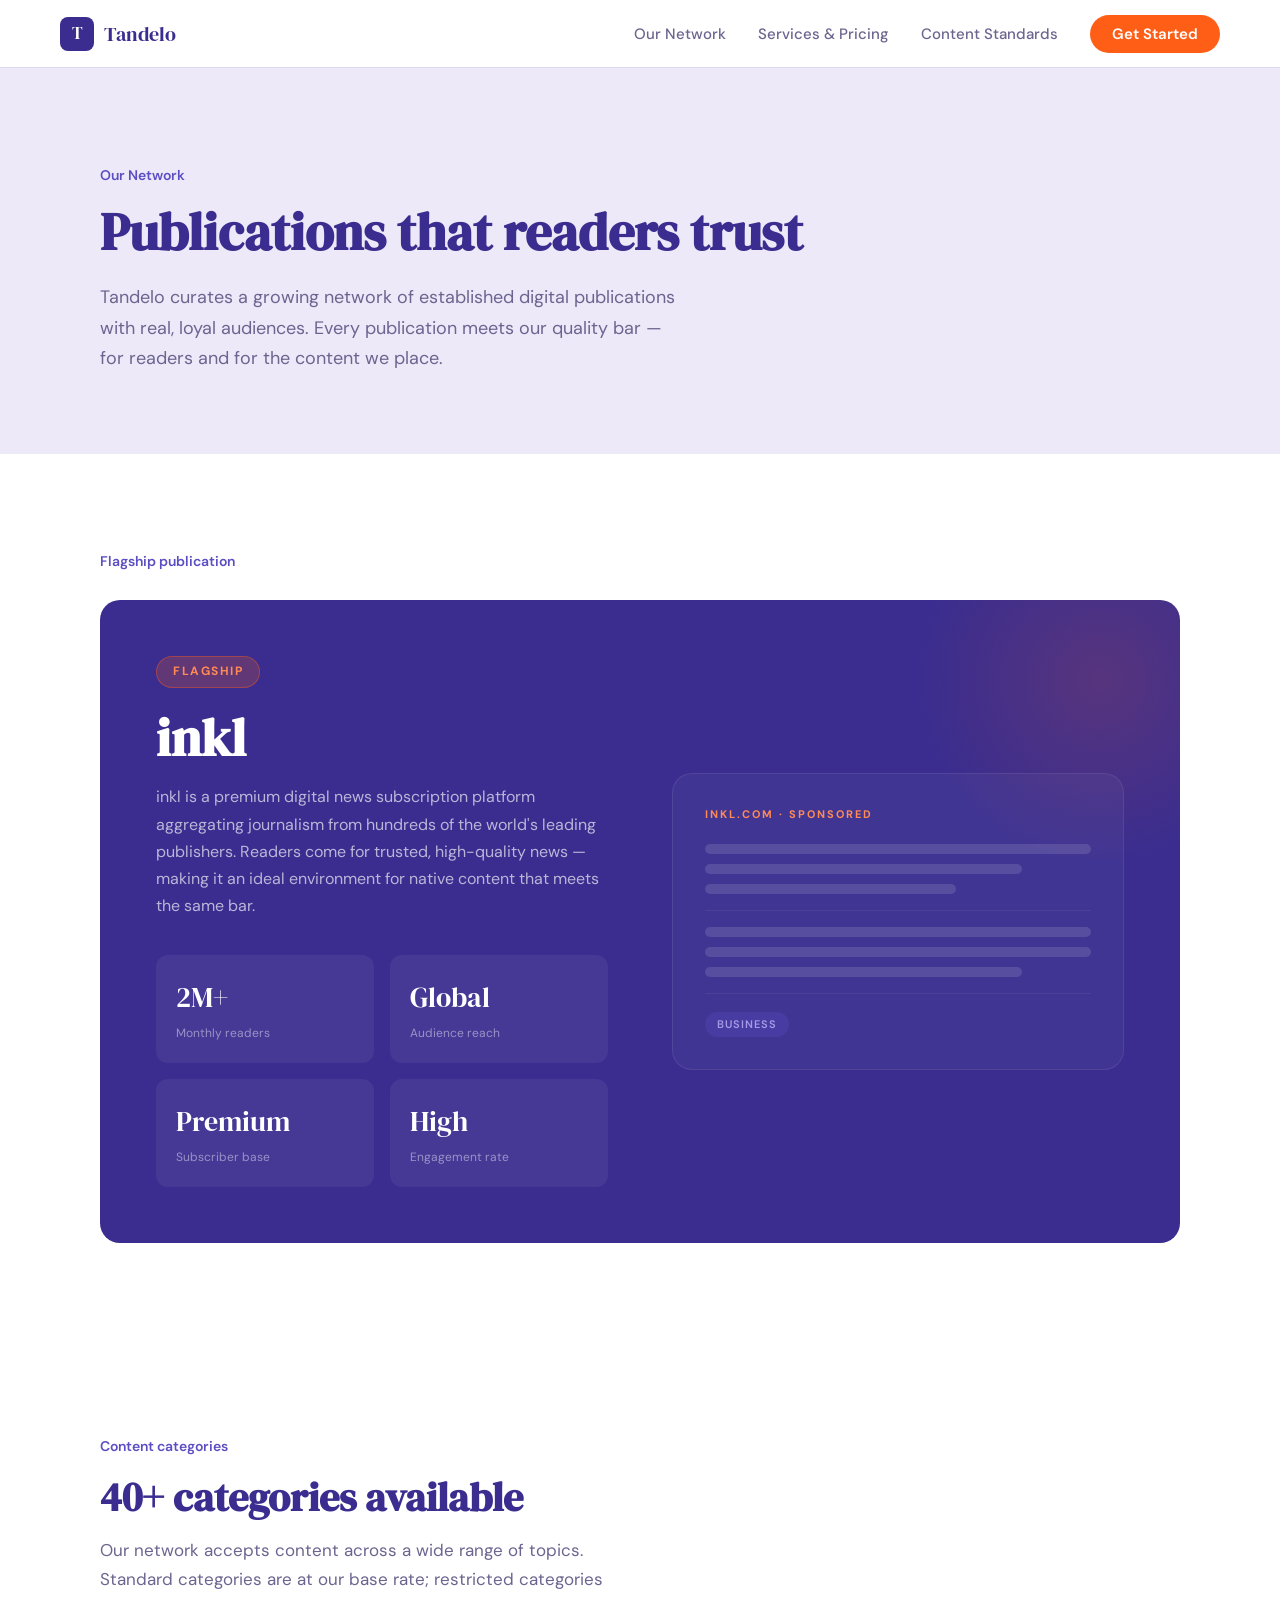
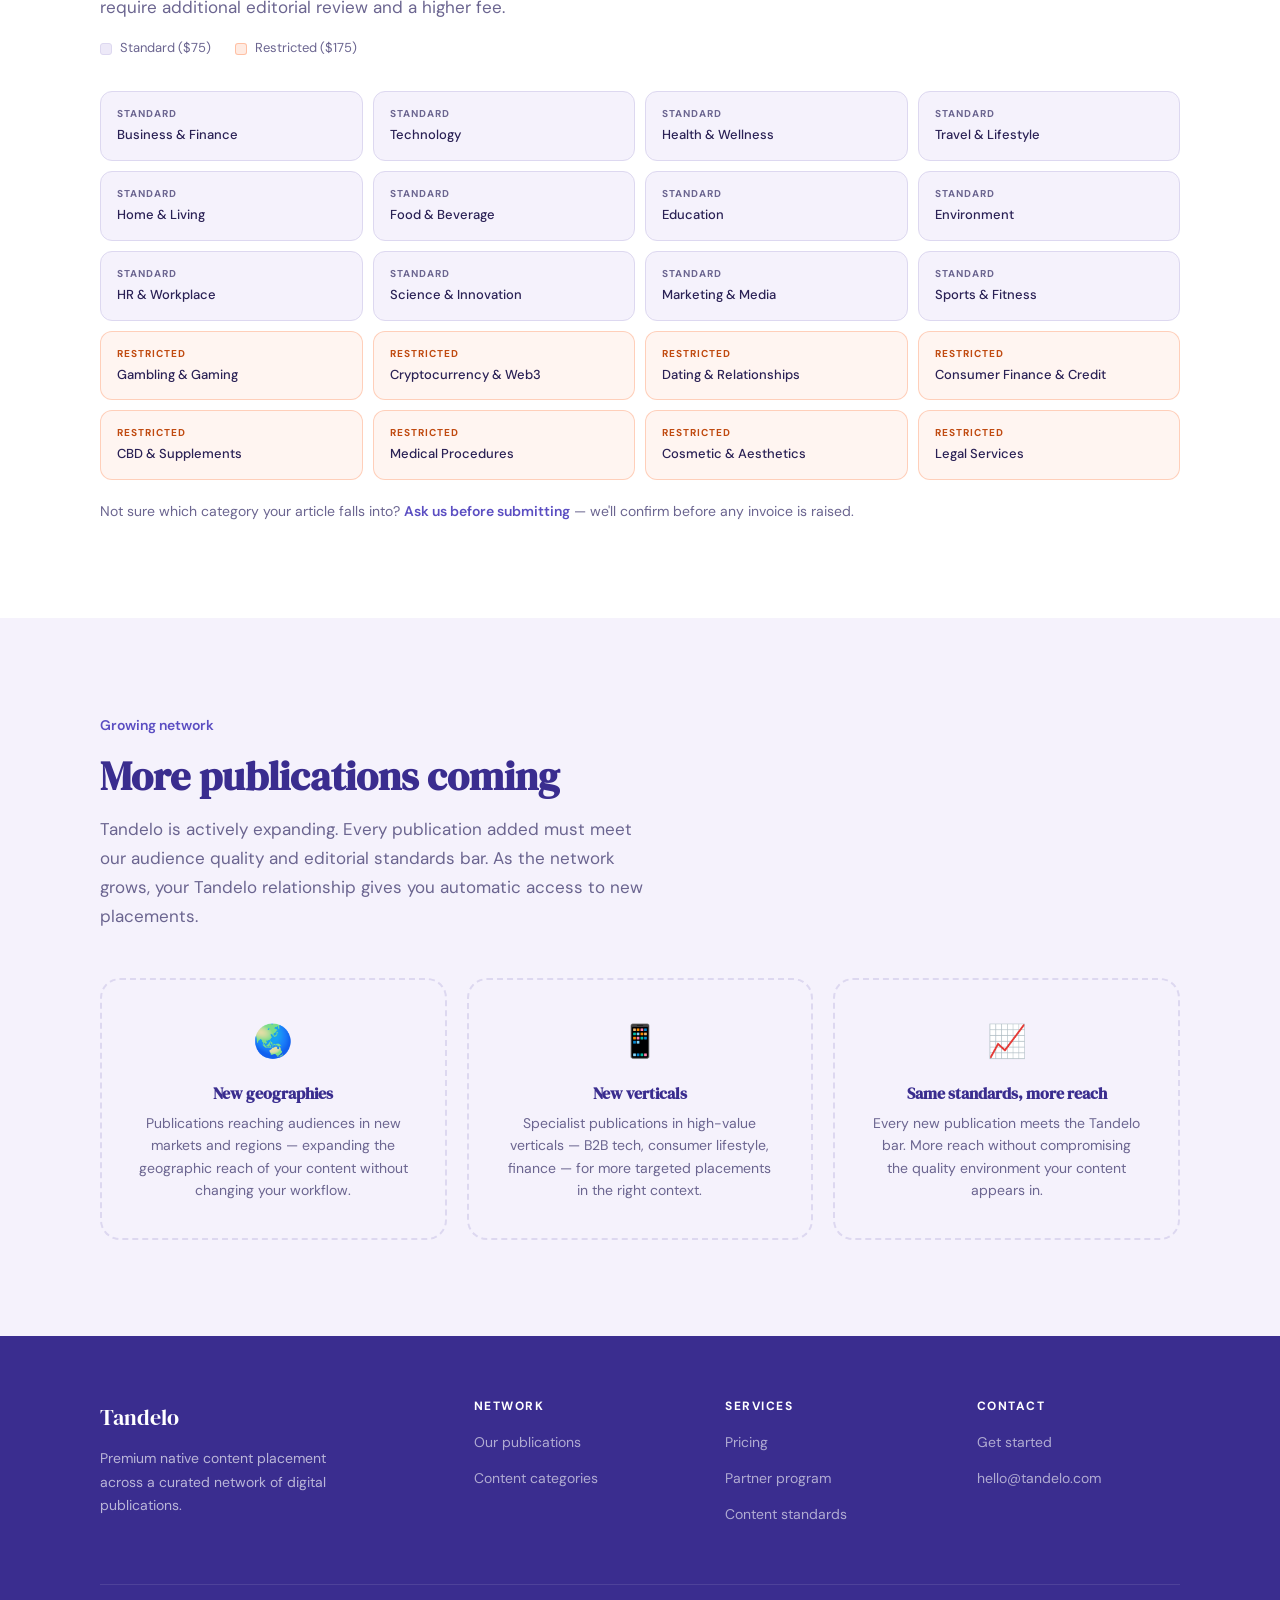
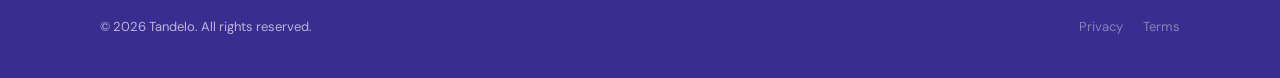
<file: network.html>
<!DOCTYPE html>
<html lang="en">
<head>
  <meta charset="UTF-8">
  <meta name="viewport" content="width=device-width, initial-scale=1.0">
  <title>Our Network — Tandelo</title>
  <meta name="description" content="Tandelo's network of premium digital publications. Real audiences, real engagement.">
  <link rel="stylesheet" href="shared.css">
  <style>
  .page-hero { background: var(--purple-pale); padding: 96px 60px 80px; }
  .page-hero-inner { max-width: 1080px; margin: 0 auto; }
  .page-hero h1 { font-size: 52px; margin-bottom: 20px; }
  .page-hero p { font-size: 18px; color: var(--text-muted); max-width: 580px; line-height: 1.7; }

  /* FLAGSHIP */
  .flagship-section { background: var(--white); padding: 96px 60px; }
  .flagship-inner { max-width: 1080px; margin: 0 auto; }
  .flagship-card {
    background: var(--purple-deep);
    border-radius: var(--radius-lg);
    padding: 56px;
    display: grid; grid-template-columns: 1fr 1fr; gap: 64px; align-items: center;
    position: relative; overflow: hidden;
  }
  .flagship-card::before {
    content: ''; position: absolute; top: -120px; right: -120px;
    width: 400px; height: 400px;
    background: radial-gradient(circle, rgba(255,94,23,0.15) 0%, transparent 65%);
    pointer-events: none;
  }
  .flagship-badge {
    display: inline-block; padding: 5px 16px;
    background: rgba(255,94,23,0.2); border: 1px solid rgba(255,94,23,0.4);
    border-radius: var(--radius-pill); font-size: 12px; font-weight: 700;
    text-transform: uppercase; letter-spacing: 1.5px; color: #ff8a55;
    margin-bottom: 20px;
  }
  .flagship-name { font-size: 52px; color: var(--white); margin-bottom: 16px; }
  .flagship-desc { font-size: 16px; color: rgba(255,255,255,0.65); line-height: 1.7; margin-bottom: 36px; }
  .flagship-stats { display: grid; grid-template-columns: 1fr 1fr; gap: 16px; }
  .f-stat { background: rgba(255,255,255,0.06); border-radius: var(--radius); padding: 20px; }
  .f-stat-num { font-family: 'DM Serif Display', serif; font-size: 28px; color: var(--white); }
  .f-stat-label { font-size: 12px; color: rgba(255,255,255,0.45); margin-top: 4px; }
  .flagship-visual {
    background: rgba(255,255,255,0.04); border: 1px solid rgba(255,255,255,0.08);
    border-radius: var(--radius-lg); padding: 32px;
  }
  .f-vis-label { font-size: 11px; text-transform: uppercase; letter-spacing: 2px; color: #ff8a55; font-weight: 700; margin-bottom: 20px; }
  .f-vis-line { height: 10px; background: rgba(255,255,255,0.12); border-radius: 99px; margin-bottom: 10px; }
  .f-vis-line.s { width: 65%; } .f-vis-line.m { width: 82%; } .f-vis-line.f { width: 100%; }
  .f-vis-div { height: 1px; background: rgba(255,255,255,0.06); margin: 16px 0; }
  .f-vis-tag {
    display: inline-block; padding: 4px 12px; border-radius: 99px;
    font-size: 11px; color: #a599e8; font-weight: 600;
    background: rgba(91,78,194,0.3); text-transform: uppercase; letter-spacing: 1px;
  }

  /* GROWING */
  .growing-section { background: var(--purple-paler); padding: 96px 60px; }
  .growing-inner { max-width: 1080px; margin: 0 auto; }
  .growing-inner h2 { font-size: 40px; margin-bottom: 16px; }
  .growing-inner p.lead { font-size: 17px; color: var(--text-muted); max-width: 560px; line-height: 1.7; margin-bottom: 48px; }
  .coming-grid { display: grid; grid-template-columns: repeat(3, 1fr); gap: 20px; }
  .coming-card {
    border: 2px dashed var(--border); border-radius: var(--radius-lg); padding: 36px; text-align: center;
  }
  .coming-icon { font-size: 32px; margin-bottom: 16px; }
  .coming-title { font-size: 16px; color: var(--purple-deep); margin-bottom: 10px; }
  .coming-desc { font-size: 14px; color: var(--text-muted); line-height: 1.6; }

  /* CATEGORIES */
  .cat-section { background: var(--white); padding: 96px 60px; }
  .cat-inner { max-width: 1080px; margin: 0 auto; }
  .cat-inner h2 { font-size: 40px; margin-bottom: 16px; }
  .cat-inner p.lead { font-size: 17px; color: var(--text-muted); max-width: 560px; line-height: 1.7; margin-bottom: 16px; }
  .cat-legend { display: flex; gap: 24px; margin-bottom: 32px; }
  .cat-legend-item { display: flex; align-items: center; gap: 8px; font-size: 13px; color: var(--text-muted); }
  .cat-dot { width: 12px; height: 12px; border-radius: 3px; flex-shrink: 0; }
  .cat-dot.std { background: var(--purple-pale); border: 1px solid var(--border); }
  .cat-dot.res { background: rgba(255,94,23,0.12); border: 1px solid rgba(255,94,23,0.3); }
  .cat-grid { display: grid; grid-template-columns: repeat(4, 1fr); gap: 10px; }
  .cat-pill {
    border-radius: var(--radius); padding: 14px 16px;
    border: 1px solid var(--border); background: var(--purple-paler);
  }
  .cat-pill.res { background: rgba(255,94,23,0.06); border-color: rgba(255,94,23,0.25); }
  .cat-type-label { font-size: 10px; text-transform: uppercase; letter-spacing: 1px; font-weight: 700; color: var(--text-muted); margin-bottom: 3px; }
  .cat-type-label.r { color: #c04a10; }
  .cat-name { font-size: 13px; color: var(--text); font-weight: 500; }
  .cat-note { margin-top: 20px; font-size: 14px; color: var(--text-muted); }
  .cat-note a { color: var(--purple-mid); text-decoration: none; font-weight: 600; }

  @media (max-width: 860px) {
    .page-hero { padding: 60px 24px; }
    .flagship-card { grid-template-columns: 1fr; padding: 32px; }
    .flagship-visual { display: none; }
    .coming-grid { grid-template-columns: 1fr; }
    .cat-grid { grid-template-columns: repeat(2, 1fr); }
    .flagship-section, .growing-section, .cat-section { padding: 60px 24px; }
  }
  </style>
</head>
<body>

<nav>
  <a href="index.html" class="nav-logo">
    <div class="nav-logo-mark">T</div>
    <span class="nav-logo-text">Tandelo</span>
  </a>
  <ul class="nav-links">
    <li><a href="network.html">Our Network</a></li>
    <li><a href="services.html">Services & Pricing</a></li>
    <li><a href="standards.html">Content Standards</a></li>
    <li><a href="contact.html" class="nav-cta">Get Started</a></li>
  </ul>
</nav>

<section class="page-hero">
  <div class="page-hero-inner">
    <div class="eyebrow">Our Network</div>
    <h1>Publications that readers trust</h1>
    <p>Tandelo curates a growing network of established digital publications with real, loyal audiences. Every publication meets our quality bar — for readers and for the content we place.</p>
  </div>
</section>

<!-- FLAGSHIP -->
<section class="flagship-section">
  <div class="flagship-inner">
    <div class="eyebrow" style="margin-bottom:28px;">Flagship publication</div>
    <div class="flagship-card">
      <div>
        <div class="flagship-badge">Flagship</div>
        <h2 class="flagship-name">inkl</h2>
        <p class="flagship-desc">inkl is a premium digital news subscription platform aggregating journalism from hundreds of the world's leading publishers. Readers come for trusted, high-quality news — making it an ideal environment for native content that meets the same bar.</p>
        <div class="flagship-stats">
          <div class="f-stat"><div class="f-stat-num">2M+</div><div class="f-stat-label">Monthly readers</div></div>
          <div class="f-stat"><div class="f-stat-num">Global</div><div class="f-stat-label">Audience reach</div></div>
          <div class="f-stat"><div class="f-stat-num">Premium</div><div class="f-stat-label">Subscriber base</div></div>
          <div class="f-stat"><div class="f-stat-num">High</div><div class="f-stat-label">Engagement rate</div></div>
        </div>
      </div>
      <div class="flagship-visual">
        <div class="f-vis-label">inkl.com · Sponsored</div>
        <div class="f-vis-line f"></div>
        <div class="f-vis-line m"></div>
        <div class="f-vis-line s"></div>
        <div class="f-vis-div"></div>
        <div class="f-vis-line f"></div>
        <div class="f-vis-line f"></div>
        <div class="f-vis-line m"></div>
        <div class="f-vis-div"></div>
        <span class="f-vis-tag">Business</span>
      </div>
    </div>
  </div>
</section>

<!-- CATEGORIES -->
<section class="cat-section" id="categories">
  <div class="cat-inner">
    <div class="eyebrow">Content categories</div>
    <h2>40+ categories available</h2>
    <p class="lead">Our network accepts content across a wide range of topics. Standard categories are at our base rate; restricted categories require additional editorial review and a higher fee.</p>
    <div class="cat-legend">
      <div class="cat-legend-item"><div class="cat-dot std"></div> Standard ($75)</div>
      <div class="cat-legend-item"><div class="cat-dot res"></div> Restricted ($175)</div>
    </div>
    <div class="cat-grid">
      <div class="cat-pill"><div class="cat-type-label">Standard</div><div class="cat-name">Business & Finance</div></div>
      <div class="cat-pill"><div class="cat-type-label">Standard</div><div class="cat-name">Technology</div></div>
      <div class="cat-pill"><div class="cat-type-label">Standard</div><div class="cat-name">Health & Wellness</div></div>
      <div class="cat-pill"><div class="cat-type-label">Standard</div><div class="cat-name">Travel & Lifestyle</div></div>
      <div class="cat-pill"><div class="cat-type-label">Standard</div><div class="cat-name">Home & Living</div></div>
      <div class="cat-pill"><div class="cat-type-label">Standard</div><div class="cat-name">Food & Beverage</div></div>
      <div class="cat-pill"><div class="cat-type-label">Standard</div><div class="cat-name">Education</div></div>
      <div class="cat-pill"><div class="cat-type-label">Standard</div><div class="cat-name">Environment</div></div>
      <div class="cat-pill"><div class="cat-type-label">Standard</div><div class="cat-name">HR & Workplace</div></div>
      <div class="cat-pill"><div class="cat-type-label">Standard</div><div class="cat-name">Science & Innovation</div></div>
      <div class="cat-pill"><div class="cat-type-label">Standard</div><div class="cat-name">Marketing & Media</div></div>
      <div class="cat-pill"><div class="cat-type-label">Standard</div><div class="cat-name">Sports & Fitness</div></div>
      <div class="cat-pill res"><div class="cat-type-label r">Restricted</div><div class="cat-name">Gambling & Gaming</div></div>
      <div class="cat-pill res"><div class="cat-type-label r">Restricted</div><div class="cat-name">Cryptocurrency & Web3</div></div>
      <div class="cat-pill res"><div class="cat-type-label r">Restricted</div><div class="cat-name">Dating & Relationships</div></div>
      <div class="cat-pill res"><div class="cat-type-label r">Restricted</div><div class="cat-name">Consumer Finance & Credit</div></div>
      <div class="cat-pill res"><div class="cat-type-label r">Restricted</div><div class="cat-name">CBD & Supplements</div></div>
      <div class="cat-pill res"><div class="cat-type-label r">Restricted</div><div class="cat-name">Medical Procedures</div></div>
      <div class="cat-pill res"><div class="cat-type-label r">Restricted</div><div class="cat-name">Cosmetic & Aesthetics</div></div>
      <div class="cat-pill res"><div class="cat-type-label r">Restricted</div><div class="cat-name">Legal Services</div></div>
    </div>
    <p class="cat-note">Not sure which category your article falls into? <a href="contact.html">Ask us before submitting</a> — we'll confirm before any invoice is raised.</p>
  </div>
</section>

<!-- GROWING NETWORK -->
<section class="growing-section">
  <div class="growing-inner">
    <div class="eyebrow">Growing network</div>
    <h2>More publications coming</h2>
    <p class="lead">Tandelo is actively expanding. Every publication added must meet our audience quality and editorial standards bar. As the network grows, your Tandelo relationship gives you automatic access to new placements.</p>
    <div class="coming-grid">
      <div class="coming-card">
        <div class="coming-icon">🌏</div>
        <h3 class="coming-title">New geographies</h3>
        <p class="coming-desc">Publications reaching audiences in new markets and regions — expanding the geographic reach of your content without changing your workflow.</p>
      </div>
      <div class="coming-card">
        <div class="coming-icon">📱</div>
        <h3 class="coming-title">New verticals</h3>
        <p class="coming-desc">Specialist publications in high-value verticals — B2B tech, consumer lifestyle, finance — for more targeted placements in the right context.</p>
      </div>
      <div class="coming-card">
        <div class="coming-icon">📈</div>
        <h3 class="coming-title">Same standards, more reach</h3>
        <p class="coming-desc">Every new publication meets the Tandelo bar. More reach without compromising the quality environment your content appears in.</p>
      </div>
    </div>
  </div>
</section>

<footer>
  <div class="footer-inner">
    <div><div class="footer-brand-name">Tandelo</div><p class="footer-brand-desc">Premium native content placement across a curated network of digital publications.</p></div>
    <div class="footer-col"><h4>Network</h4><ul><li><a href="network.html">Our publications</a></li><li><a href="network.html#categories">Content categories</a></li></ul></div>
    <div class="footer-col"><h4>Services</h4><ul><li><a href="services.html">Pricing</a></li><li><a href="services.html#partners">Partner program</a></li><li><a href="standards.html">Content standards</a></li></ul></div>
    <div class="footer-col"><h4>Contact</h4><ul><li><a href="contact.html">Get started</a></li><li><a href="mailto:hello@tandelo.com">hello@tandelo.com</a></li></ul></div>
  </div>
  <div class="footer-bottom"><span>© 2026 Tandelo. All rights reserved.</span><div style="display:flex;gap:20px;"><a href="#">Privacy</a><a href="#">Terms</a></div></div>
</footer>
</body>
</html>
</file>
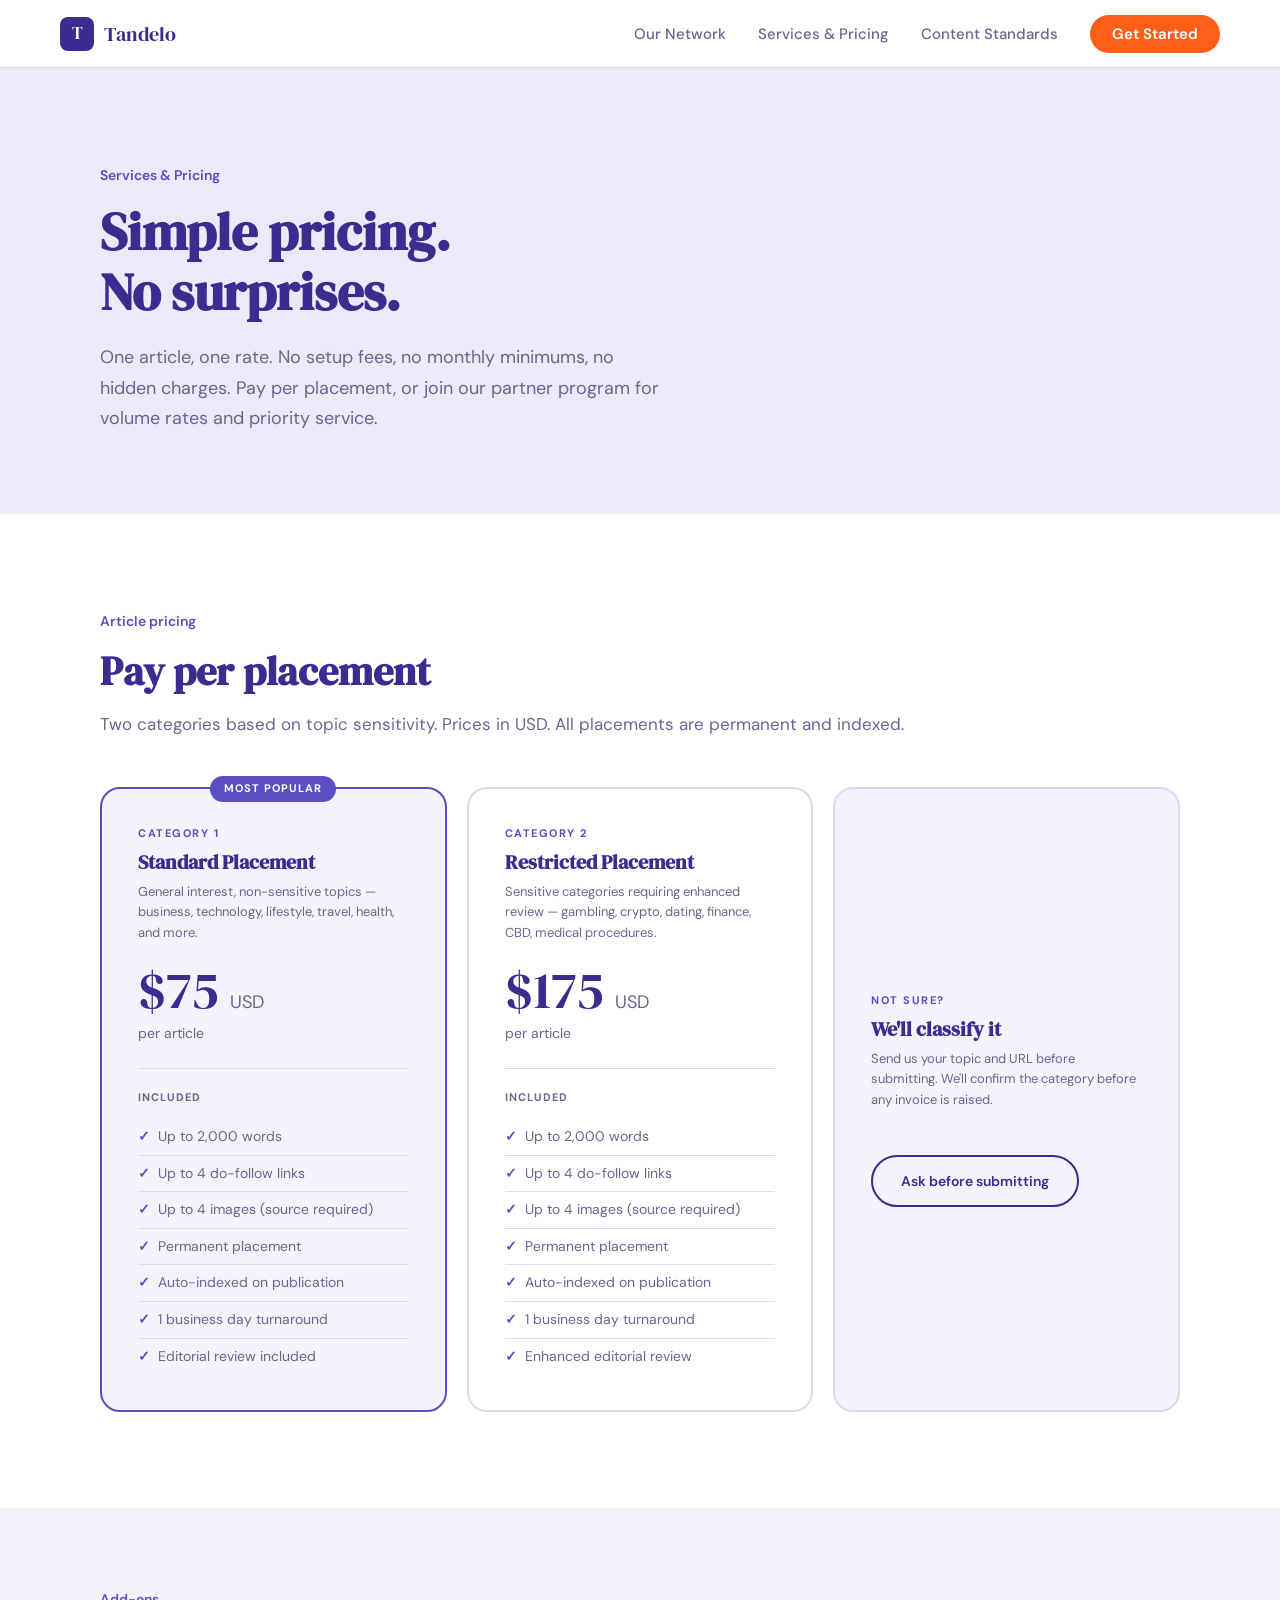
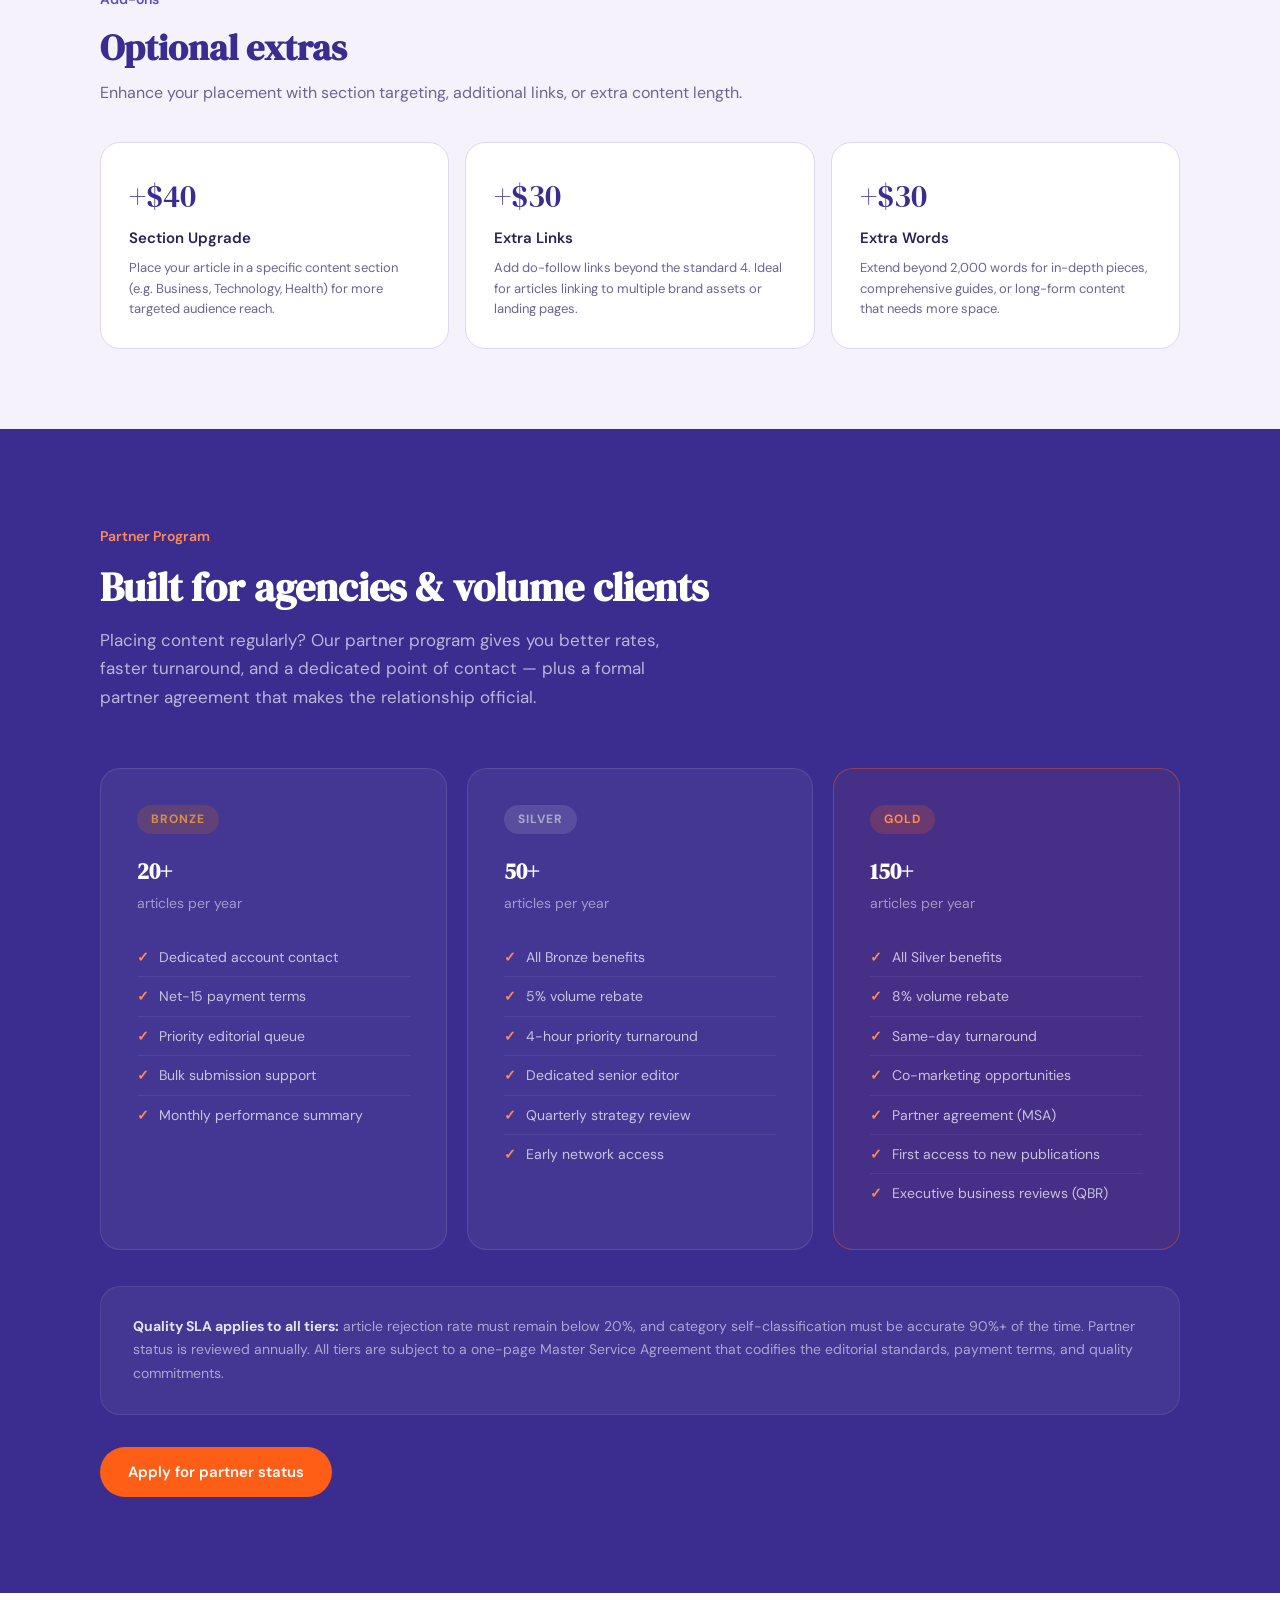
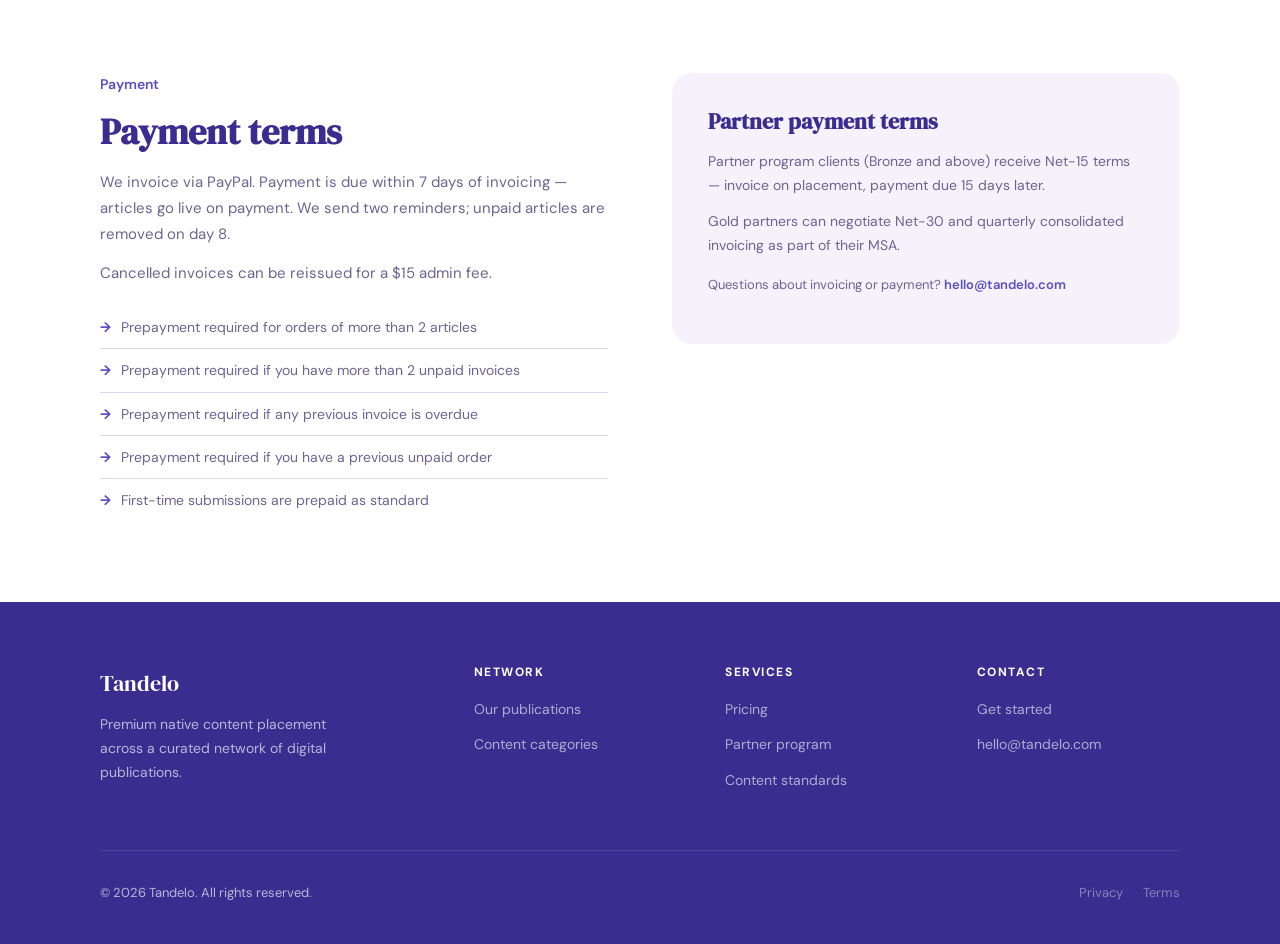
<file: services.html>
<!DOCTYPE html>
<html lang="en">
<head>
  <meta charset="UTF-8">
  <meta name="viewport" content="width=device-width, initial-scale=1.0">
  <title>Services & Pricing — Tandelo</title>
  <link rel="stylesheet" href="shared.css">
  <style>
  .page-hero { background: var(--purple-pale); padding: 96px 60px 80px; }
  .page-hero-inner { max-width: 1080px; margin: 0 auto; }
  .page-hero h1 { font-size: 52px; margin-bottom: 20px; }
  .page-hero p { font-size: 18px; color: var(--text-muted); max-width: 560px; line-height: 1.7; }

  /* PRICING */
  .pricing-section { background: var(--white); padding: 96px 60px; }
  .pricing-inner { max-width: 1080px; margin: 0 auto; }
  .pricing-inner h2 { font-size: 40px; margin-bottom: 16px; }
  .pricing-inner p.lead { font-size: 17px; color: var(--text-muted); margin-bottom: 48px; line-height: 1.7; }

  .pricing-main { display: grid; grid-template-columns: repeat(3, 1fr); gap: 20px; }
  .p-card {
    border: 2px solid var(--border); border-radius: var(--radius-lg); padding: 36px;
    transition: border-color 0.2s, box-shadow 0.2s; position: relative;
  }
  .p-card:hover { border-color: var(--purple-mid); box-shadow: 0 8px 32px rgba(90,78,194,0.1); }
  .p-card.featured { border-color: var(--purple-mid); background: var(--purple-paler); }
  .p-card.featured::before {
    content: 'Most popular'; position: absolute; top: -13px; left: 50%; transform: translateX(-50%);
    background: var(--purple-mid); color: white; font-size: 11px; font-weight: 700;
    text-transform: uppercase; letter-spacing: 1px; padding: 4px 14px; border-radius: 99px;
    white-space: nowrap; font-family: 'DM Sans', sans-serif;
  }
  .p-type { font-size: 11px; font-weight: 700; text-transform: uppercase; letter-spacing: 1.5px; color: var(--purple-mid); margin-bottom: 8px; }
  .p-name { font-size: 20px; color: var(--purple-deep); margin-bottom: 8px; }
  .p-desc { font-size: 13px; color: var(--text-muted); line-height: 1.6; margin-bottom: 20px; min-height: 56px; }
  .p-price { font-family: 'DM Serif Display', serif; font-size: 52px; color: var(--purple-deep); line-height: 1; }
  .p-unit { font-size: 14px; color: var(--text-muted); margin: 6px 0 24px; }
  .p-divider { height: 1px; background: var(--border); margin-bottom: 20px; }
  .p-inc-label { font-size: 11px; font-weight: 700; text-transform: uppercase; letter-spacing: 1px; color: var(--text-muted); margin-bottom: 12px; }
  .p-features { list-style: none; }
  .p-features li { font-size: 14px; color: var(--text-muted); padding: 8px 0; border-bottom: 1px solid var(--border); display: flex; gap: 8px; line-height: 1.4; }
  .p-features li:last-child { border-bottom: none; }
  .p-features li::before { content: '✓'; color: var(--purple-mid); font-weight: 700; flex-shrink: 0; }

  /* ADD ONS */
  .addons-section { background: var(--purple-paler); padding: 80px 60px; }
  .addons-inner { max-width: 1080px; margin: 0 auto; }
  .addons-inner h2 { font-size: 36px; margin-bottom: 12px; }
  .addons-inner p.lead { font-size: 16px; color: var(--text-muted); margin-bottom: 36px; }
  .addons-grid { display: grid; grid-template-columns: repeat(3, 1fr); gap: 16px; }
  .addon-card { background: var(--white); border: 1px solid var(--border); border-radius: var(--radius-lg); padding: 28px; }
  .addon-price { font-family: 'DM Serif Display', serif; font-size: 32px; color: var(--purple-deep); margin-bottom: 4px; }
  .addon-name { font-weight: 600; font-size: 15px; color: var(--text); margin-bottom: 8px; }
  .addon-desc { font-size: 13px; color: var(--text-muted); line-height: 1.6; }

  /* PARTNER PROGRAM */
  .partner-section { background: var(--purple-deep); padding: 96px 60px; }
  .partner-inner { max-width: 1080px; margin: 0 auto; }
  .partner-inner .eyebrow { color: #ff8a55; }
  .partner-inner h2 { font-size: 40px; color: var(--white); margin-bottom: 16px; }
  .partner-inner p.lead { font-size: 17px; color: rgba(255,255,255,0.65); max-width: 580px; line-height: 1.7; margin-bottom: 56px; }

  .partner-tiers { display: grid; grid-template-columns: repeat(3, 1fr); gap: 20px; margin-bottom: 36px; }
  .tier-card {
    background: rgba(255,255,255,0.05); border: 1px solid rgba(255,255,255,0.1);
    border-radius: var(--radius-lg); padding: 36px;
  }
  .tier-card.gold { border-color: rgba(255,94,23,0.4); background: rgba(255,94,23,0.06); }
  .tier-badge {
    display: inline-block; padding: 5px 14px; border-radius: 99px;
    font-size: 12px; font-weight: 700; text-transform: uppercase; letter-spacing: 1px;
    margin-bottom: 20px; font-family: 'DM Sans', sans-serif;
  }
  .badge-bronze { background: rgba(180,100,40,0.25); color: #d4904a; }
  .badge-silver { background: rgba(200,200,220,0.15); color: #a8aac8; }
  .badge-gold { background: rgba(255,94,23,0.2); color: #ff8a55; }
  .tier-threshold { font-size: 14px; color: rgba(255,255,255,0.5); margin-bottom: 24px; }
  .tier-threshold strong { font-family: 'DM Serif Display', serif; font-size: 22px; color: var(--white); display: block; margin-bottom: 2px; }
  .tier-perks { list-style: none; }
  .tier-perks li { font-size: 14px; color: rgba(255,255,255,0.7); padding: 8px 0; border-bottom: 1px solid rgba(255,255,255,0.06); display: flex; gap: 10px; }
  .tier-perks li:last-child { border-bottom: none; }
  .tier-perks li::before { content: '✓'; color: #ff8a55; font-weight: 700; }

  .partner-note {
    background: rgba(255,255,255,0.05); border: 1px solid rgba(255,255,255,0.08);
    border-radius: var(--radius-lg); padding: 28px 32px;
    font-size: 14px; color: rgba(255,255,255,0.55); line-height: 1.7;
  }
  .partner-note strong { color: rgba(255,255,255,0.85); }

  /* PAYMENT */
  .payment-section { background: var(--white); padding: 80px 60px; }
  .payment-inner { max-width: 1080px; margin: 0 auto; display: grid; grid-template-columns: 1fr 1fr; gap: 64px; align-items: start; }
  .payment-inner h2 { font-size: 36px; margin-bottom: 16px; }
  .payment-inner p { font-size: 15px; color: var(--text-muted); line-height: 1.75; margin-bottom: 12px; }
  .payment-rules { list-style: none; margin-top: 20px; }
  .payment-rules li { font-size: 14px; color: var(--text-muted); padding: 10px 0; border-bottom: 1px solid var(--border); display: flex; gap: 10px; }
  .payment-rules li:last-child { border-bottom: none; }
  .payment-rules li::before { content: '→'; color: var(--purple-mid); font-weight: 700; flex-shrink: 0; }
  .payment-right { background: var(--purple-paler); border-radius: var(--radius-lg); padding: 36px; }
  .payment-right h3 { font-size: 22px; margin-bottom: 16px; }
  .payment-right p { font-size: 14px; color: var(--text-muted); line-height: 1.7; margin-bottom: 12px; }

  @media (max-width: 860px) {
    .page-hero, .pricing-section, .addons-section, .partner-section, .payment-section { padding: 60px 24px; }
    .pricing-main, .partner-tiers { grid-template-columns: 1fr; }
    .addons-grid { grid-template-columns: 1fr 1fr; }
    .payment-inner { grid-template-columns: 1fr; }
  }
  </style>
</head>
<body>

<nav>
  <a href="index.html" class="nav-logo">
    <div class="nav-logo-mark">T</div>
    <span class="nav-logo-text">Tandelo</span>
  </a>
  <ul class="nav-links">
    <li><a href="network.html">Our Network</a></li>
    <li><a href="services.html">Services & Pricing</a></li>
    <li><a href="standards.html">Content Standards</a></li>
    <li><a href="contact.html" class="nav-cta">Get Started</a></li>
  </ul>
</nav>

<section class="page-hero">
  <div class="page-hero-inner">
    <div class="eyebrow">Services & Pricing</div>
    <h1>Simple pricing.<br>No surprises.</h1>
    <p>One article, one rate. No setup fees, no monthly minimums, no hidden charges. Pay per placement, or join our partner program for volume rates and priority service.</p>
  </div>
</section>

<!-- PRICING -->
<section class="pricing-section">
  <div class="pricing-inner">
    <div class="eyebrow">Article pricing</div>
    <h2>Pay per placement</h2>
    <p class="lead">Two categories based on topic sensitivity. Prices in USD. All placements are permanent and indexed.</p>
    <div class="pricing-main">
      <div class="p-card featured">
        <div class="p-type">Category 1</div>
        <h3 class="p-name">Standard Placement</h3>
        <p class="p-desc">General interest, non-sensitive topics — business, technology, lifestyle, travel, health, and more.</p>
        <div class="p-price">$75 <span style="font-size:18px;font-family:'DM Sans',sans-serif;font-weight:400;color:var(--text-muted);">USD</span></div>
        <div class="p-unit">per article</div>
        <div class="p-divider"></div>
        <div class="p-inc-label">Included</div>
        <ul class="p-features">
          <li>Up to 2,000 words</li>
          <li>Up to 4 do-follow links</li>
          <li>Up to 4 images (source required)</li>
          <li>Permanent placement</li>
          <li>Auto-indexed on publication</li>
          <li>1 business day turnaround</li>
          <li>Editorial review included</li>
        </ul>
      </div>
      <div class="p-card">
        <div class="p-type">Category 2</div>
        <h3 class="p-name">Restricted Placement</h3>
        <p class="p-desc">Sensitive categories requiring enhanced review — gambling, crypto, dating, finance, CBD, medical procedures.</p>
        <div class="p-price">$175 <span style="font-size:18px;font-family:'DM Sans',sans-serif;font-weight:400;color:var(--text-muted);">USD</span></div>
        <div class="p-unit">per article</div>
        <div class="p-divider"></div>
        <div class="p-inc-label">Included</div>
        <ul class="p-features">
          <li>Up to 2,000 words</li>
          <li>Up to 4 do-follow links</li>
          <li>Up to 4 images (source required)</li>
          <li>Permanent placement</li>
          <li>Auto-indexed on publication</li>
          <li>1 business day turnaround</li>
          <li>Enhanced editorial review</li>
        </ul>
      </div>
      <div class="p-card" style="background:var(--purple-paler);display:flex;flex-direction:column;justify-content:center;">
        <div class="p-type">Not sure?</div>
        <h3 class="p-name">We'll classify it</h3>
        <p class="p-desc" style="min-height:unset;">Send us your topic and URL before submitting. We'll confirm the category before any invoice is raised.</p>
        <div style="margin-top:24px;">
          <a href="contact.html" class="btn btn-outline-purple" style="font-size:14px;">Ask before submitting</a>
        </div>
      </div>
    </div>
  </div>
</section>

<!-- ADD ONS -->
<section class="addons-section">
  <div class="addons-inner">
    <div class="eyebrow">Add-ons</div>
    <h2>Optional extras</h2>
    <p class="lead">Enhance your placement with section targeting, additional links, or extra content length.</p>
    <div class="addons-grid">
      <div class="addon-card">
        <div class="addon-price">+$40</div>
        <div class="addon-name">Section Upgrade</div>
        <p class="addon-desc">Place your article in a specific content section (e.g. Business, Technology, Health) for more targeted audience reach.</p>
      </div>
      <div class="addon-card">
        <div class="addon-price">+$30</div>
        <div class="addon-name">Extra Links</div>
        <p class="addon-desc">Add do-follow links beyond the standard 4. Ideal for articles linking to multiple brand assets or landing pages.</p>
      </div>
      <div class="addon-card">
        <div class="addon-price">+$30</div>
        <div class="addon-name">Extra Words</div>
        <p class="addon-desc">Extend beyond 2,000 words for in-depth pieces, comprehensive guides, or long-form content that needs more space.</p>
      </div>
    </div>
  </div>
</section>

<!-- PARTNER PROGRAM -->
<section class="partner-section" id="partners">
  <div class="partner-inner">
    <div class="eyebrow">Partner Program</div>
    <h2>Built for agencies &amp; volume clients</h2>
    <p class="lead">Placing content regularly? Our partner program gives you better rates, faster turnaround, and a dedicated point of contact — plus a formal partner agreement that makes the relationship official.</p>
    <div class="partner-tiers">
      <div class="tier-card">
        <span class="tier-badge badge-bronze">Bronze</span>
        <div class="tier-threshold"><strong>20+</strong>articles per year</div>
        <ul class="tier-perks">
          <li>Dedicated account contact</li>
          <li>Net-15 payment terms</li>
          <li>Priority editorial queue</li>
          <li>Bulk submission support</li>
          <li>Monthly performance summary</li>
        </ul>
      </div>
      <div class="tier-card">
        <span class="tier-badge badge-silver">Silver</span>
        <div class="tier-threshold"><strong>50+</strong>articles per year</div>
        <ul class="tier-perks">
          <li>All Bronze benefits</li>
          <li>5% volume rebate</li>
          <li>4-hour priority turnaround</li>
          <li>Dedicated senior editor</li>
          <li>Quarterly strategy review</li>
          <li>Early network access</li>
        </ul>
      </div>
      <div class="tier-card gold">
        <span class="tier-badge badge-gold">Gold</span>
        <div class="tier-threshold"><strong>150+</strong>articles per year</div>
        <ul class="tier-perks">
          <li>All Silver benefits</li>
          <li>8% volume rebate</li>
          <li>Same-day turnaround</li>
          <li>Co-marketing opportunities</li>
          <li>Partner agreement (MSA)</li>
          <li>First access to new publications</li>
          <li>Executive business reviews (QBR)</li>
        </ul>
      </div>
    </div>
    <div class="partner-note">
      <strong>Quality SLA applies to all tiers:</strong> article rejection rate must remain below 20%, and category self-classification must be accurate 90%+ of the time. Partner status is reviewed annually. All tiers are subject to a one-page Master Service Agreement that codifies the editorial standards, payment terms, and quality commitments.
    </div>
    <div style="margin-top:32px;">
      <a href="contact.html" class="btn btn-orange">Apply for partner status</a>
    </div>
  </div>
</section>

<!-- PAYMENT TERMS -->
<section class="payment-section">
  <div class="payment-inner">
    <div>
      <div class="eyebrow">Payment</div>
      <h2>Payment terms</h2>
      <p>We invoice via PayPal. Payment is due within 7 days of invoicing — articles go live on payment. We send two reminders; unpaid articles are removed on day 8.</p>
      <p>Cancelled invoices can be reissued for a $15 admin fee.</p>
      <ul class="payment-rules">
        <li>Prepayment required for orders of more than 2 articles</li>
        <li>Prepayment required if you have more than 2 unpaid invoices</li>
        <li>Prepayment required if any previous invoice is overdue</li>
        <li>Prepayment required if you have a previous unpaid order</li>
        <li>First-time submissions are prepaid as standard</li>
      </ul>
    </div>
    <div class="payment-right">
      <h3>Partner payment terms</h3>
      <p>Partner program clients (Bronze and above) receive Net-15 terms — invoice on placement, payment due 15 days later.</p>
      <p>Gold partners can negotiate Net-30 and quarterly consolidated invoicing as part of their MSA.</p>
      <p style="margin-top:16px;font-size:13px;">Questions about invoicing or payment? <a href="mailto:hello@tandelo.com" style="color:var(--purple-mid);text-decoration:none;font-weight:600;">hello@tandelo.com</a></p>
    </div>
  </div>
</section>

<footer>
  <div class="footer-inner">
    <div><div class="footer-brand-name">Tandelo</div><p class="footer-brand-desc">Premium native content placement across a curated network of digital publications.</p></div>
    <div class="footer-col"><h4>Network</h4><ul><li><a href="network.html">Our publications</a></li><li><a href="network.html#categories">Content categories</a></li></ul></div>
    <div class="footer-col"><h4>Services</h4><ul><li><a href="services.html">Pricing</a></li><li><a href="services.html#partners">Partner program</a></li><li><a href="standards.html">Content standards</a></li></ul></div>
    <div class="footer-col"><h4>Contact</h4><ul><li><a href="contact.html">Get started</a></li><li><a href="mailto:hello@tandelo.com">hello@tandelo.com</a></li></ul></div>
  </div>
  <div class="footer-bottom"><span>© 2026 Tandelo. All rights reserved.</span><div style="display:flex;gap:20px;"><a href="#">Privacy</a><a href="#">Terms</a></div></div>
</footer>
</body>
</html>
</file>
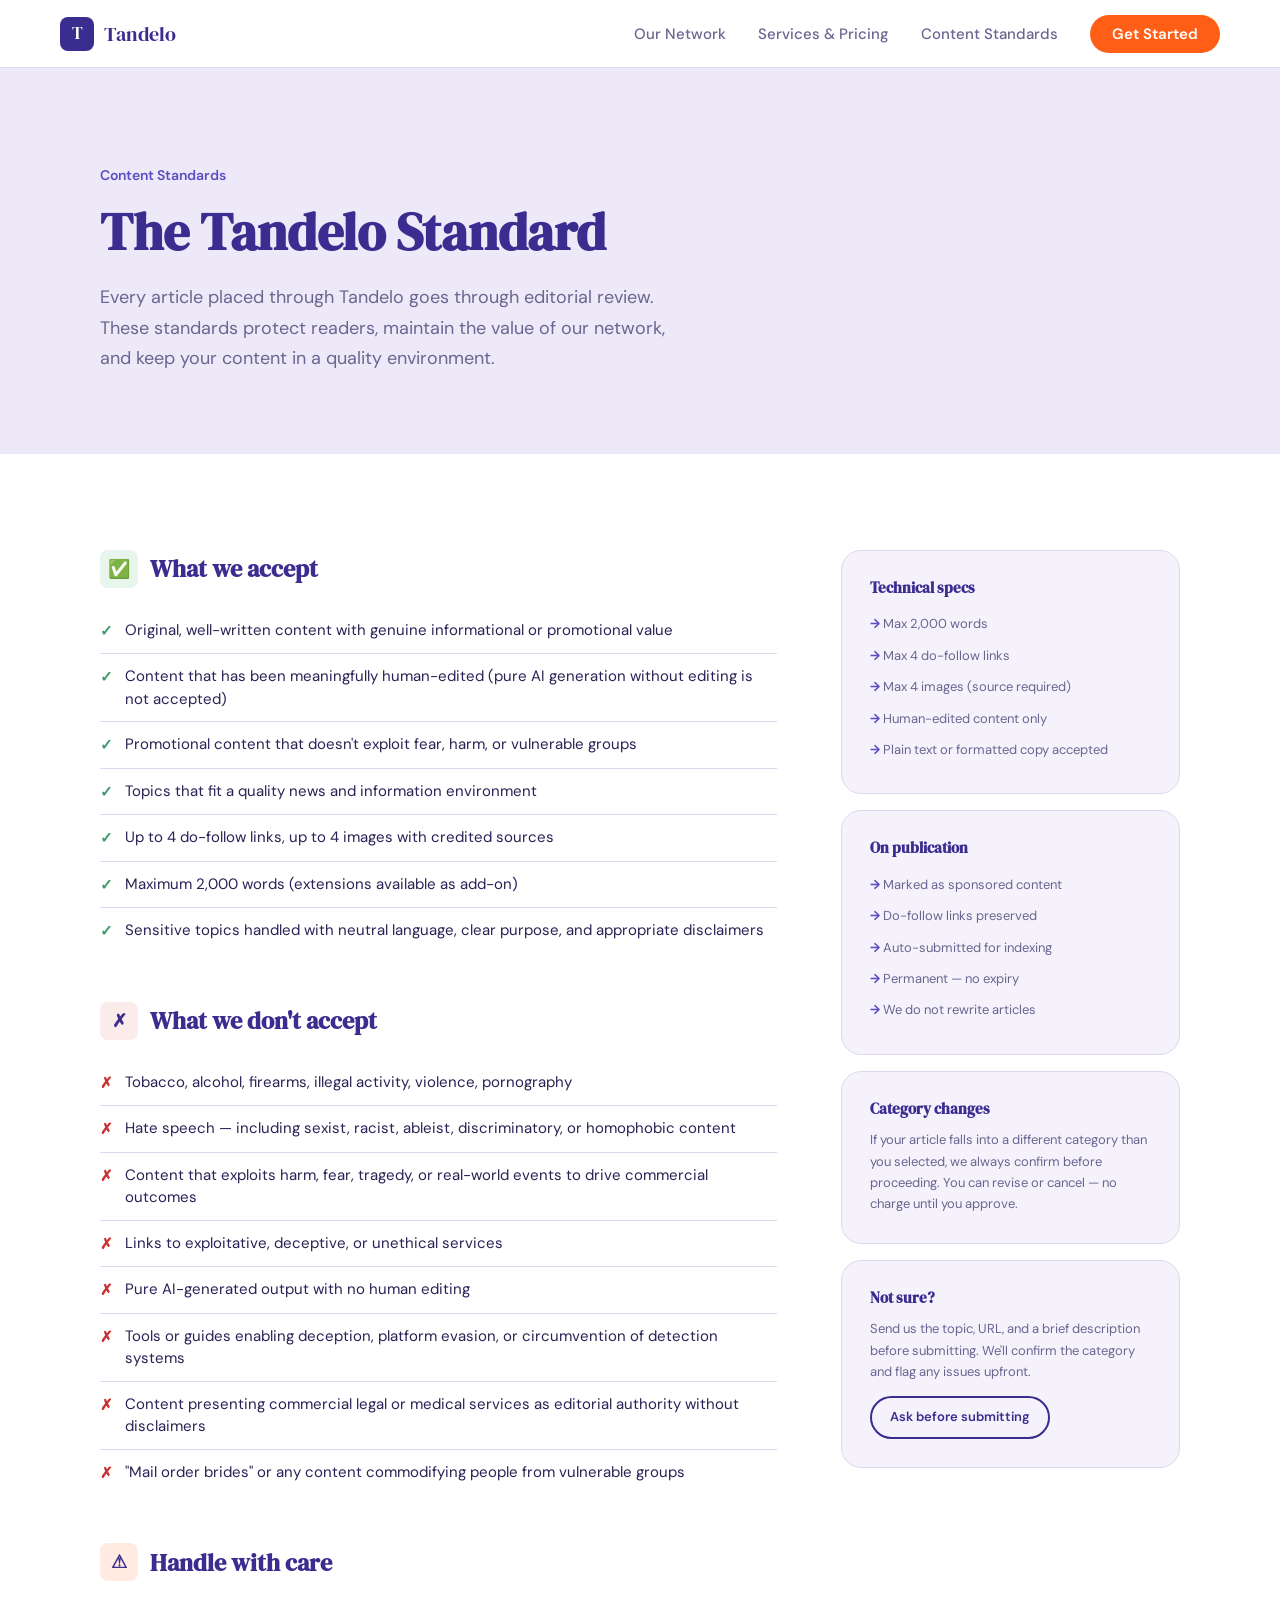
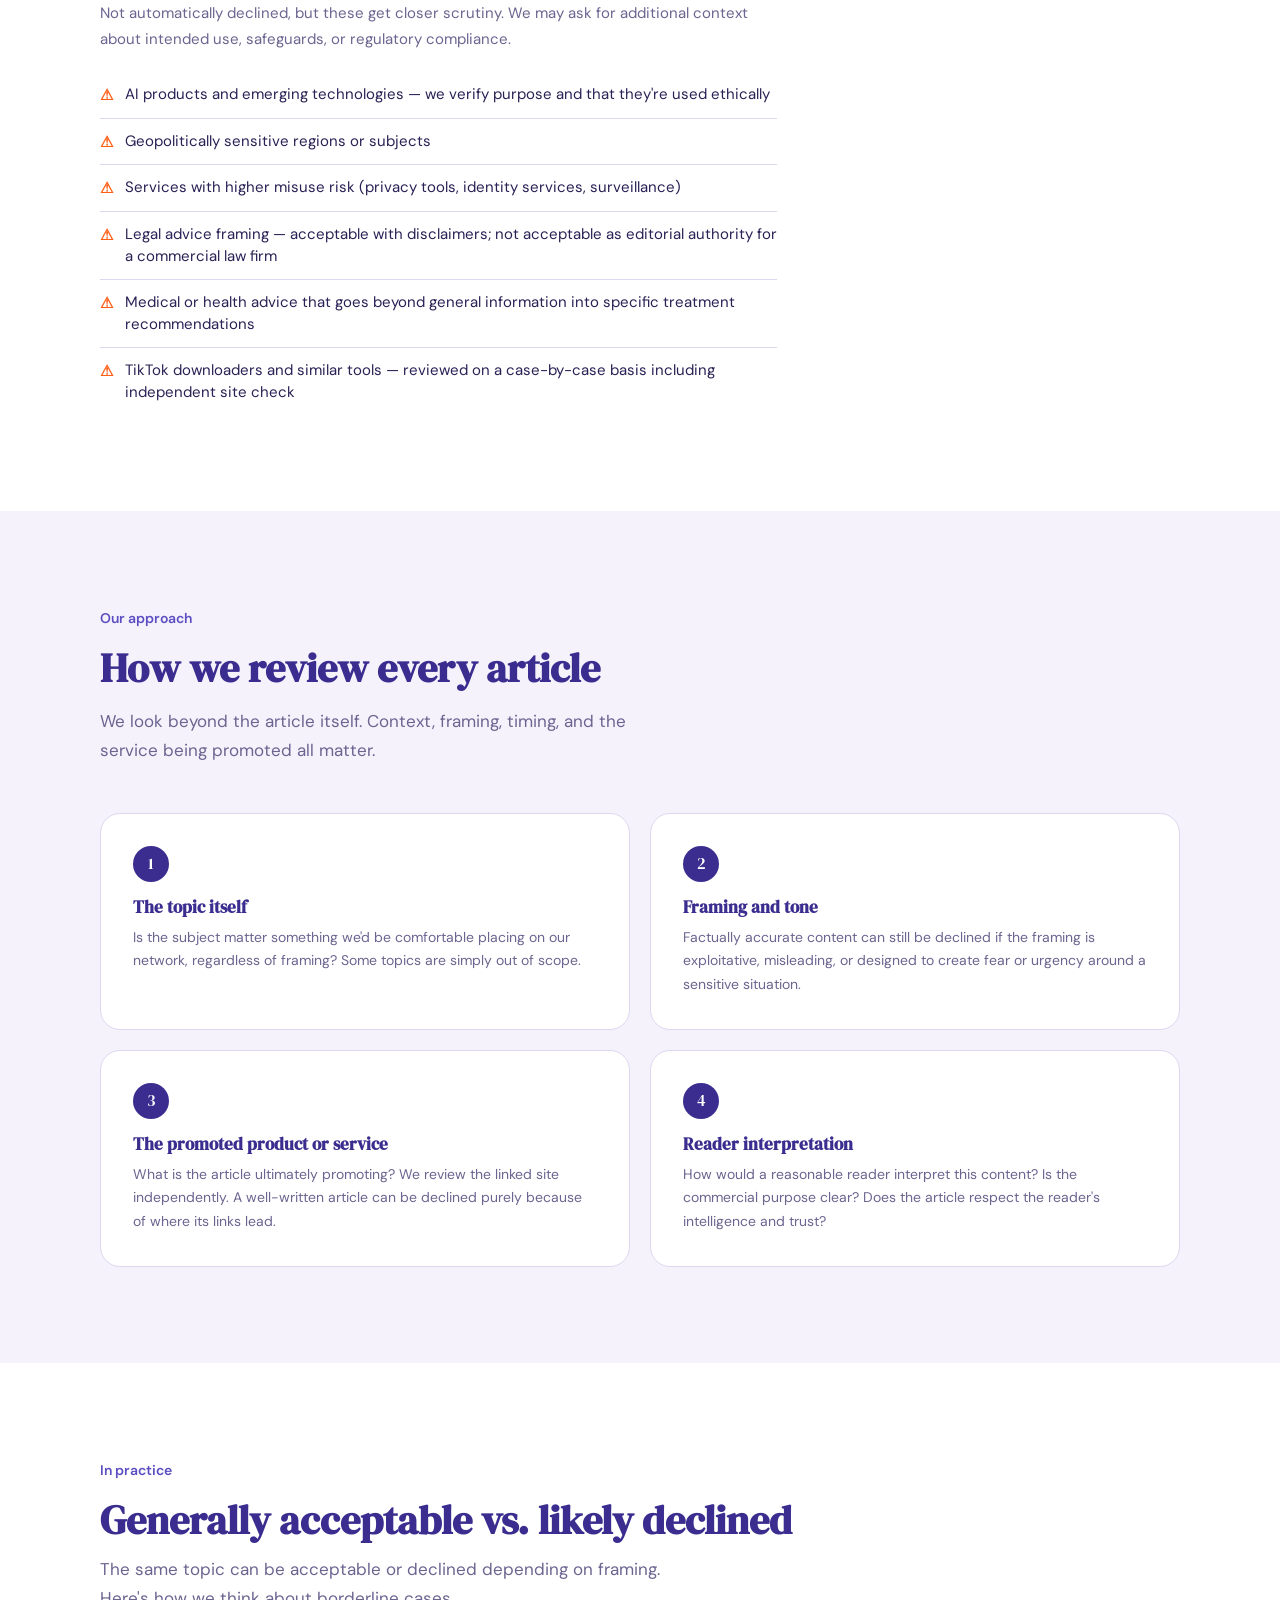
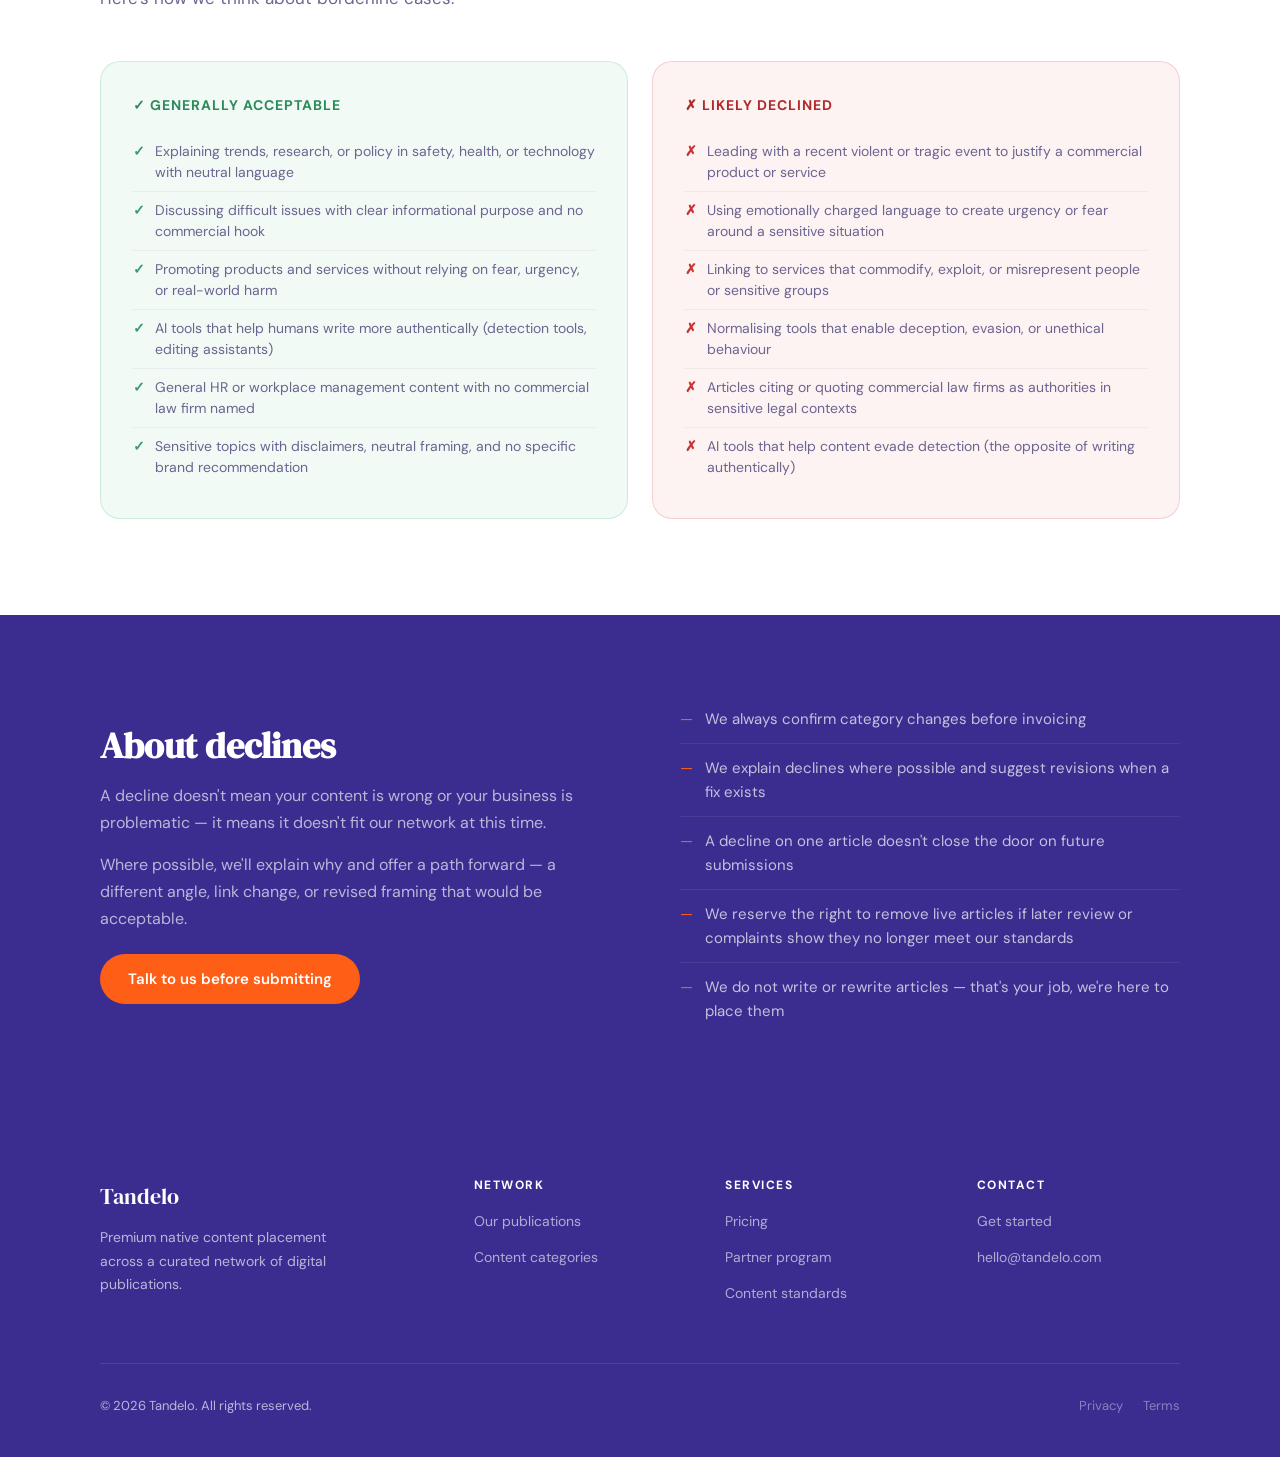
<file: standards.html>
<!DOCTYPE html>
<html lang="en">
<head>
  <meta charset="UTF-8">
  <meta name="viewport" content="width=device-width, initial-scale=1.0">
  <title>Content Standards — Tandelo</title>
  <link rel="stylesheet" href="shared.css">
  <style>
  .page-hero { background: var(--purple-pale); padding: 96px 60px 80px; }
  .page-hero-inner { max-width: 1080px; margin: 0 auto; }
  .page-hero h1 { font-size: 52px; margin-bottom: 20px; }
  .page-hero p { font-size: 18px; color: var(--text-muted); max-width: 600px; line-height: 1.7; }

  /* MAIN STANDARDS */
  .standards-section { background: var(--white); padding: 96px 60px; }
  .standards-inner { max-width: 1080px; margin: 0 auto; display: grid; grid-template-columns: 2fr 1fr; gap: 64px; align-items: start; }

  .std-block { margin-bottom: 48px; }
  .std-block:last-child { margin-bottom: 0; }
  .std-block-title {
    font-size: 24px; color: var(--purple-deep); margin-bottom: 20px;
    display: flex; align-items: center; gap: 12px;
  }
  .std-icon {
    width: 38px; height: 38px; border-radius: 8px;
    display: flex; align-items: center; justify-content: center;
    font-size: 18px; flex-shrink: 0;
  }
  .std-icon.green { background: rgba(97,190,136,0.15); }
  .std-icon.red { background: rgba(220,60,60,0.1); }
  .std-icon.amber { background: rgba(255,94,23,0.12); }

  .std-list { list-style: none; }
  .std-list li {
    font-size: 15px; color: var(--text); padding: 11px 0;
    border-bottom: 1px solid var(--border); display: flex; gap: 12px; line-height: 1.5;
  }
  .std-list li:last-child { border-bottom: none; }
  .cl-check { color: #3a9a6a; font-weight: 700; flex-shrink: 0; margin-top: 1px; }
  .cl-x { color: #c93333; font-weight: 700; flex-shrink: 0; margin-top: 1px; }
  .cl-warn { color: var(--orange); font-weight: 700; flex-shrink: 0; margin-top: 1px; }

  /* SIDEBAR */
  .std-sidebar {}
  .sidebar-box {
    background: var(--purple-paler); border: 1px solid var(--border);
    border-radius: var(--radius-lg); padding: 28px; margin-bottom: 16px;
  }
  .sidebar-box h4 { font-size: 15px; color: var(--purple-deep); margin-bottom: 12px; }
  .sidebar-box p, .sidebar-box li { font-size: 13px; color: var(--text-muted); line-height: 1.65; }
  .sidebar-box ul { list-style: none; }
  .sidebar-box ul li { padding: 5px 0; }
  .sidebar-box ul li::before { content: '→ '; color: var(--purple-mid); font-weight: 700; }

  /* HOW WE ASSESS */
  .assess-section { background: var(--purple-paler); padding: 96px 60px; }
  .assess-inner { max-width: 1080px; margin: 0 auto; }
  .assess-inner h2 { font-size: 40px; margin-bottom: 16px; }
  .assess-inner p.lead { font-size: 17px; color: var(--text-muted); max-width: 560px; line-height: 1.7; margin-bottom: 48px; }
  .assess-grid { display: grid; grid-template-columns: repeat(2, 1fr); gap: 20px; }
  .assess-card { background: var(--white); border: 1px solid var(--border); border-radius: var(--radius-lg); padding: 32px; }
  .assess-num {
    width: 36px; height: 36px; background: var(--purple-deep); color: white;
    border-radius: 50%; display: flex; align-items: center; justify-content: center;
    font-family: 'DM Serif Display', serif; font-size: 16px; margin-bottom: 16px;
  }
  .assess-title { font-size: 17px; color: var(--purple-deep); margin-bottom: 8px; }
  .assess-desc { font-size: 14px; color: var(--text-muted); line-height: 1.7; }

  /* ACCEPTABLE / NOT ACCEPTABLE */
  .examples-section { background: var(--white); padding: 96px 60px; }
  .examples-inner { max-width: 1080px; margin: 0 auto; }
  .examples-inner h2 { font-size: 40px; margin-bottom: 12px; }
  .examples-inner p.lead { font-size: 17px; color: var(--text-muted); max-width: 560px; line-height: 1.7; margin-bottom: 48px; }
  .examples-grid { display: grid; grid-template-columns: 1fr 1fr; gap: 24px; }
  .eg-card { border-radius: var(--radius-lg); padding: 32px; }
  .eg-card.ok { background: rgba(97,190,136,0.08); border: 1px solid rgba(97,190,136,0.25); }
  .eg-card.no { background: rgba(220,60,60,0.06); border: 1px solid rgba(220,60,60,0.2); }
  .eg-header { font-size: 14px; font-weight: 700; text-transform: uppercase; letter-spacing: 1px; margin-bottom: 16px; font-family: 'DM Sans', sans-serif; }
  .eg-header.ok { color: #2d8a5a; }
  .eg-header.no { color: #b02a2a; }
  .eg-list { list-style: none; }
  .eg-list li { font-size: 14px; color: var(--text-muted); padding: 8px 0; border-bottom: 1px solid rgba(0,0,0,0.05); display: flex; gap: 10px; line-height: 1.5; }
  .eg-list li:last-child { border-bottom: none; }
  .eg-list li.ok::before { content: '✓'; color: #3a9a6a; font-weight: 700; flex-shrink: 0; }
  .eg-list li.no::before { content: '✗'; color: #c93333; font-weight: 700; flex-shrink: 0; }

  /* DECLINES */
  .decline-section { background: var(--purple-deep); padding: 80px 60px; }
  .decline-inner { max-width: 1080px; margin: 0 auto; display: grid; grid-template-columns: 1fr 1fr; gap: 80px; align-items: center; }
  .decline-inner h2 { font-size: 36px; color: var(--white); margin-bottom: 16px; }
  .decline-inner p { font-size: 16px; color: rgba(255,255,255,0.65); line-height: 1.7; margin-bottom: 14px; }
  .decline-facts { list-style: none; }
  .decline-facts li { font-size: 15px; color: rgba(255,255,255,0.7); padding: 12px 0; border-bottom: 1px solid rgba(255,255,255,0.07); display: flex; gap: 12px; }
  .decline-facts li:last-child { border-bottom: none; }
  .decline-facts li::before { content: '—'; color: var(--orange); flex-shrink: 0; }

  @media (max-width: 860px) {
    .page-hero, .standards-section, .assess-section, .examples-section, .decline-section { padding: 60px 24px; }
    .standards-inner { grid-template-columns: 1fr; }
    .std-sidebar { order: -1; }
    .assess-grid, .examples-grid { grid-template-columns: 1fr; }
    .decline-inner { grid-template-columns: 1fr; gap: 40px; }
  }
  </style>
</head>
<body>

<nav>
  <a href="index.html" class="nav-logo">
    <div class="nav-logo-mark">T</div>
    <span class="nav-logo-text">Tandelo</span>
  </a>
  <ul class="nav-links">
    <li><a href="network.html">Our Network</a></li>
    <li><a href="services.html">Services & Pricing</a></li>
    <li><a href="standards.html">Content Standards</a></li>
    <li><a href="contact.html" class="nav-cta">Get Started</a></li>
  </ul>
</nav>

<section class="page-hero">
  <div class="page-hero-inner">
    <div class="eyebrow">Content Standards</div>
    <h1>The Tandelo Standard</h1>
    <p>Every article placed through Tandelo goes through editorial review. These standards protect readers, maintain the value of our network, and keep your content in a quality environment.</p>
  </div>
</section>

<!-- STANDARDS MAIN -->
<section class="standards-section">
  <div class="standards-inner">
    <div>
      <div class="std-block">
        <h2 class="std-block-title"><span class="std-icon green">✅</span> What we accept</h2>
        <ul class="std-list">
          <li><span class="cl-check">✓</span> Original, well-written content with genuine informational or promotional value</li>
          <li><span class="cl-check">✓</span> Content that has been meaningfully human-edited (pure AI generation without editing is not accepted)</li>
          <li><span class="cl-check">✓</span> Promotional content that doesn't exploit fear, harm, or vulnerable groups</li>
          <li><span class="cl-check">✓</span> Topics that fit a quality news and information environment</li>
          <li><span class="cl-check">✓</span> Up to 4 do-follow links, up to 4 images with credited sources</li>
          <li><span class="cl-check">✓</span> Maximum 2,000 words (extensions available as add-on)</li>
          <li><span class="cl-check">✓</span> Sensitive topics handled with neutral language, clear purpose, and appropriate disclaimers</li>
        </ul>
      </div>

      <div class="std-block">
        <h2 class="std-block-title"><span class="std-icon red">✗</span> What we don't accept</h2>
        <ul class="std-list">
          <li><span class="cl-x">✗</span> Tobacco, alcohol, firearms, illegal activity, violence, pornography</li>
          <li><span class="cl-x">✗</span> Hate speech — including sexist, racist, ableist, discriminatory, or homophobic content</li>
          <li><span class="cl-x">✗</span> Content that exploits harm, fear, tragedy, or real-world events to drive commercial outcomes</li>
          <li><span class="cl-x">✗</span> Links to exploitative, deceptive, or unethical services</li>
          <li><span class="cl-x">✗</span> Pure AI-generated output with no human editing</li>
          <li><span class="cl-x">✗</span> Tools or guides enabling deception, platform evasion, or circumvention of detection systems</li>
          <li><span class="cl-x">✗</span> Content presenting commercial legal or medical services as editorial authority without disclaimers</li>
          <li><span class="cl-x">✗</span> "Mail order brides" or any content commodifying people from vulnerable groups</li>
        </ul>
      </div>

      <div class="std-block">
        <h2 class="std-block-title"><span class="std-icon amber">⚠</span> Handle with care</h2>
        <p style="font-size:15px;color:var(--text-muted);line-height:1.7;margin-bottom:20px;">Not automatically declined, but these get closer scrutiny. We may ask for additional context about intended use, safeguards, or regulatory compliance.</p>
        <ul class="std-list">
          <li><span class="cl-warn">⚠</span> AI products and emerging technologies — we verify purpose and that they're used ethically</li>
          <li><span class="cl-warn">⚠</span> Geopolitically sensitive regions or subjects</li>
          <li><span class="cl-warn">⚠</span> Services with higher misuse risk (privacy tools, identity services, surveillance)</li>
          <li><span class="cl-warn">⚠</span> Legal advice framing — acceptable with disclaimers; not acceptable as editorial authority for a commercial law firm</li>
          <li><span class="cl-warn">⚠</span> Medical or health advice that goes beyond general information into specific treatment recommendations</li>
          <li><span class="cl-warn">⚠</span> TikTok downloaders and similar tools — reviewed on a case-by-case basis including independent site check</li>
        </ul>
      </div>
    </div>

    <div class="std-sidebar">
      <div class="sidebar-box">
        <h4>Technical specs</h4>
        <ul>
          <li>Max 2,000 words</li>
          <li>Max 4 do-follow links</li>
          <li>Max 4 images (source required)</li>
          <li>Human-edited content only</li>
          <li>Plain text or formatted copy accepted</li>
        </ul>
      </div>
      <div class="sidebar-box">
        <h4>On publication</h4>
        <ul>
          <li>Marked as sponsored content</li>
          <li>Do-follow links preserved</li>
          <li>Auto-submitted for indexing</li>
          <li>Permanent — no expiry</li>
          <li>We do not rewrite articles</li>
        </ul>
      </div>
      <div class="sidebar-box">
        <h4>Category changes</h4>
        <p>If your article falls into a different category than you selected, we always confirm before proceeding. You can revise or cancel — no charge until you approve.</p>
      </div>
      <div class="sidebar-box">
        <h4>Not sure?</h4>
        <p style="margin-bottom:14px;">Send us the topic, URL, and a brief description before submitting. We'll confirm the category and flag any issues upfront.</p>
        <a href="contact.html" class="btn btn-outline-purple" style="font-size:13px;padding:9px 18px;">Ask before submitting</a>
      </div>
    </div>
  </div>
</section>

<!-- HOW WE ASSESS -->
<section class="assess-section">
  <div class="assess-inner">
    <div class="eyebrow">Our approach</div>
    <h2>How we review every article</h2>
    <p class="lead">We look beyond the article itself. Context, framing, timing, and the service being promoted all matter.</p>
    <div class="assess-grid">
      <div class="assess-card">
        <div class="assess-num">1</div>
        <h3 class="assess-title">The topic itself</h3>
        <p class="assess-desc">Is the subject matter something we'd be comfortable placing on our network, regardless of framing? Some topics are simply out of scope.</p>
      </div>
      <div class="assess-card">
        <div class="assess-num">2</div>
        <h3 class="assess-title">Framing and tone</h3>
        <p class="assess-desc">Factually accurate content can still be declined if the framing is exploitative, misleading, or designed to create fear or urgency around a sensitive situation.</p>
      </div>
      <div class="assess-card">
        <div class="assess-num">3</div>
        <h3 class="assess-title">The promoted product or service</h3>
        <p class="assess-desc">What is the article ultimately promoting? We review the linked site independently. A well-written article can be declined purely because of where its links lead.</p>
      </div>
      <div class="assess-card">
        <div class="assess-num">4</div>
        <h3 class="assess-title">Reader interpretation</h3>
        <p class="assess-desc">How would a reasonable reader interpret this content? Is the commercial purpose clear? Does the article respect the reader's intelligence and trust?</p>
      </div>
    </div>
  </div>
</section>

<!-- EXAMPLES -->
<section class="examples-section">
  <div class="examples-inner">
    <div class="eyebrow">In practice</div>
    <h2>Generally acceptable vs. likely declined</h2>
    <p class="lead">The same topic can be acceptable or declined depending on framing. Here's how we think about borderline cases.</p>
    <div class="examples-grid">
      <div class="eg-card ok">
        <div class="eg-header ok">✓ Generally acceptable</div>
        <ul class="eg-list">
          <li class="ok">Explaining trends, research, or policy in safety, health, or technology with neutral language</li>
          <li class="ok">Discussing difficult issues with clear informational purpose and no commercial hook</li>
          <li class="ok">Promoting products and services without relying on fear, urgency, or real-world harm</li>
          <li class="ok">AI tools that help humans write more authentically (detection tools, editing assistants)</li>
          <li class="ok">General HR or workplace management content with no commercial law firm named</li>
          <li class="ok">Sensitive topics with disclaimers, neutral framing, and no specific brand recommendation</li>
        </ul>
      </div>
      <div class="eg-card no">
        <div class="eg-header no">✗ Likely declined</div>
        <ul class="eg-list">
          <li class="no">Leading with a recent violent or tragic event to justify a commercial product or service</li>
          <li class="no">Using emotionally charged language to create urgency or fear around a sensitive situation</li>
          <li class="no">Linking to services that commodify, exploit, or misrepresent people or sensitive groups</li>
          <li class="no">Normalising tools that enable deception, evasion, or unethical behaviour</li>
          <li class="no">Articles citing or quoting commercial law firms as authorities in sensitive legal contexts</li>
          <li class="no">AI tools that help content evade detection (the opposite of writing authentically)</li>
        </ul>
      </div>
    </div>
  </div>
</section>

<!-- DECLINES -->
<section class="decline-section">
  <div class="decline-inner">
    <div>
      <h2>About declines</h2>
      <p>A decline doesn't mean your content is wrong or your business is problematic — it means it doesn't fit our network at this time.</p>
      <p>Where possible, we'll explain why and offer a path forward — a different angle, link change, or revised framing that would be acceptable.</p>
      <a href="contact.html" class="btn btn-orange" style="margin-top:8px;">Talk to us before submitting</a>
    </div>
    <div>
      <ul class="decline-facts">
        <li>We always confirm category changes before invoicing</li>
        <li>We explain declines where possible and suggest revisions when a fix exists</li>
        <li>A decline on one article doesn't close the door on future submissions</li>
        <li>We reserve the right to remove live articles if later review or complaints show they no longer meet our standards</li>
        <li>We do not write or rewrite articles — that's your job, we're here to place them</li>
      </ul>
    </div>
  </div>
</section>

<footer>
  <div class="footer-inner">
    <div><div class="footer-brand-name">Tandelo</div><p class="footer-brand-desc">Premium native content placement across a curated network of digital publications.</p></div>
    <div class="footer-col"><h4>Network</h4><ul><li><a href="network.html">Our publications</a></li><li><a href="network.html#categories">Content categories</a></li></ul></div>
    <div class="footer-col"><h4>Services</h4><ul><li><a href="services.html">Pricing</a></li><li><a href="services.html#partners">Partner program</a></li><li><a href="standards.html">Content standards</a></li></ul></div>
    <div class="footer-col"><h4>Contact</h4><ul><li><a href="contact.html">Get started</a></li><li><a href="mailto:hello@tandelo.com">hello@tandelo.com</a></li></ul></div>
  </div>
  <div class="footer-bottom"><span>© 2026 Tandelo. All rights reserved.</span><div style="display:flex;gap:20px;"><a href="#">Privacy</a><a href="#">Terms</a></div></div>
</footer>
</body>
</html>
</file>
<file: shared.css>
@import url('https://fonts.googleapis.com/css2?family=DM+Serif+Display:ital@0;1&family=DM+Sans:wght@300;400;500;600;700&display=swap');

*, *::before, *::after { box-sizing: border-box; margin: 0; padding: 0; }

:root {
  --purple-deep:   #3a2d8f;
  --purple-mid:    #5b4ec2;
  --purple-light:  #7b6fd4;
  --purple-pale:   #ede9f8;
  --purple-paler:  #f5f2fc;
  --orange:        #ff5e17;
  --orange-light:  #ff7d42;
  --white:         #ffffff;
  --text:          #2a2155;
  --text-muted:    #6b6590;
  --border:        #ddd8f0;
  --radius:        12px;
  --radius-lg:     20px;
  --radius-pill:   999px;
}

html { scroll-behavior: smooth; }

body {
  font-family: 'DM Sans', sans-serif;
  color: var(--text);
  background: var(--white);
  font-size: 16px;
  line-height: 1.6;
  -webkit-font-smoothing: antialiased;
}

h1, h2, h3, h4 {
  font-family: 'DM Serif Display', serif;
  line-height: 1.15;
  color: var(--purple-deep);
}

/* ── NAV ── */
nav {
  position: sticky; top: 0; z-index: 100;
  background: rgba(255,255,255,0.95);
  backdrop-filter: blur(12px);
  border-bottom: 1px solid var(--border);
  padding: 0 60px;
  display: flex; align-items: center; justify-content: space-between;
  height: 68px;
}

.nav-logo {
  text-decoration: none;
  display: flex; align-items: center; gap: 10px;
}
.nav-logo-mark {
  width: 34px; height: 34px;
  background: var(--purple-deep);
  border-radius: 8px;
  display: flex; align-items: center; justify-content: center;
  font-family: 'DM Serif Display', serif;
  font-size: 17px; color: var(--white);
}
.nav-logo-text {
  font-family: 'DM Serif Display', serif;
  font-size: 20px; color: var(--purple-deep);
}

.nav-links { display: flex; align-items: center; gap: 32px; list-style: none; }
.nav-links a {
  text-decoration: none; color: var(--text-muted);
  font-size: 15px; font-weight: 500; transition: color 0.2s;
}
.nav-links a:hover { color: var(--purple-deep); }
.nav-cta {
  background: var(--orange) !important; color: var(--white) !important;
  padding: 9px 22px; border-radius: var(--radius-pill);
  font-weight: 600 !important; transition: background 0.2s !important;
}
.nav-cta:hover { background: var(--orange-light) !important; }

/* ── BUTTONS ── */
.btn {
  display: inline-block; padding: 13px 28px;
  border-radius: var(--radius-pill);
  font-weight: 600; font-size: 15px;
  text-decoration: none; transition: all 0.2s;
  cursor: pointer; border: none; font-family: 'DM Sans', sans-serif;
}
.btn-orange { background: var(--orange); color: var(--white); }
.btn-orange:hover { background: var(--orange-light); transform: translateY(-1px); }
.btn-outline-purple {
  background: transparent; color: var(--purple-deep);
  border: 2px solid var(--purple-deep);
}
.btn-outline-purple:hover { background: var(--purple-pale); }
.btn-white { background: var(--white); color: var(--purple-deep); }
.btn-white:hover { background: var(--purple-paler); }

/* ── SECTIONS ── */
.section { padding: 96px 60px; }
.section-inner { max-width: 1080px; margin: 0 auto; }

.eyebrow {
  font-size: 14px; font-weight: 600;
  color: var(--purple-mid); margin-bottom: 16px;
  font-family: 'DM Sans', sans-serif;
}

/* ── FOOTER ── */
footer {
  background: var(--purple-deep);
  color: rgba(255,255,255,0.65);
  padding: 64px 60px 40px;
}
.footer-inner {
  max-width: 1080px; margin: 0 auto;
  display: grid; grid-template-columns: 1.6fr 1fr 1fr 1fr;
  gap: 48px; padding-bottom: 48px;
  border-bottom: 1px solid rgba(255,255,255,0.1);
}
.footer-brand-name {
  font-family: 'DM Serif Display', serif;
  font-size: 22px; color: var(--white); margin-bottom: 12px;
}
.footer-brand-desc { font-size: 14px; line-height: 1.7; max-width: 240px; }
.footer-col h4 {
  color: var(--white); font-size: 12px; font-weight: 700;
  text-transform: uppercase; letter-spacing: 1.5px; margin-bottom: 16px;
  font-family: 'DM Sans', sans-serif;
}
.footer-col ul { list-style: none; }
.footer-col ul li { margin-bottom: 10px; }
.footer-col ul a {
  text-decoration: none; color: rgba(255,255,255,0.6);
  font-size: 14px; transition: color 0.2s;
}
.footer-col ul a:hover { color: var(--orange); }
.footer-bottom {
  max-width: 1080px; margin: 32px auto 0;
  display: flex; justify-content: space-between; align-items: center; font-size: 13px;
}
.footer-bottom a { color: rgba(255,255,255,0.4); text-decoration: none; }
.footer-bottom a:hover { color: var(--orange); }

@media (max-width: 860px) {
  nav { padding: 0 20px; }
  .nav-links { display: none; }
  .section { padding: 60px 24px; }
  footer { padding: 48px 24px 32px; }
  .footer-inner { grid-template-columns: 1fr; gap: 28px; }
  .footer-bottom { flex-direction: column; gap: 12px; text-align: center; }
}
</file>
